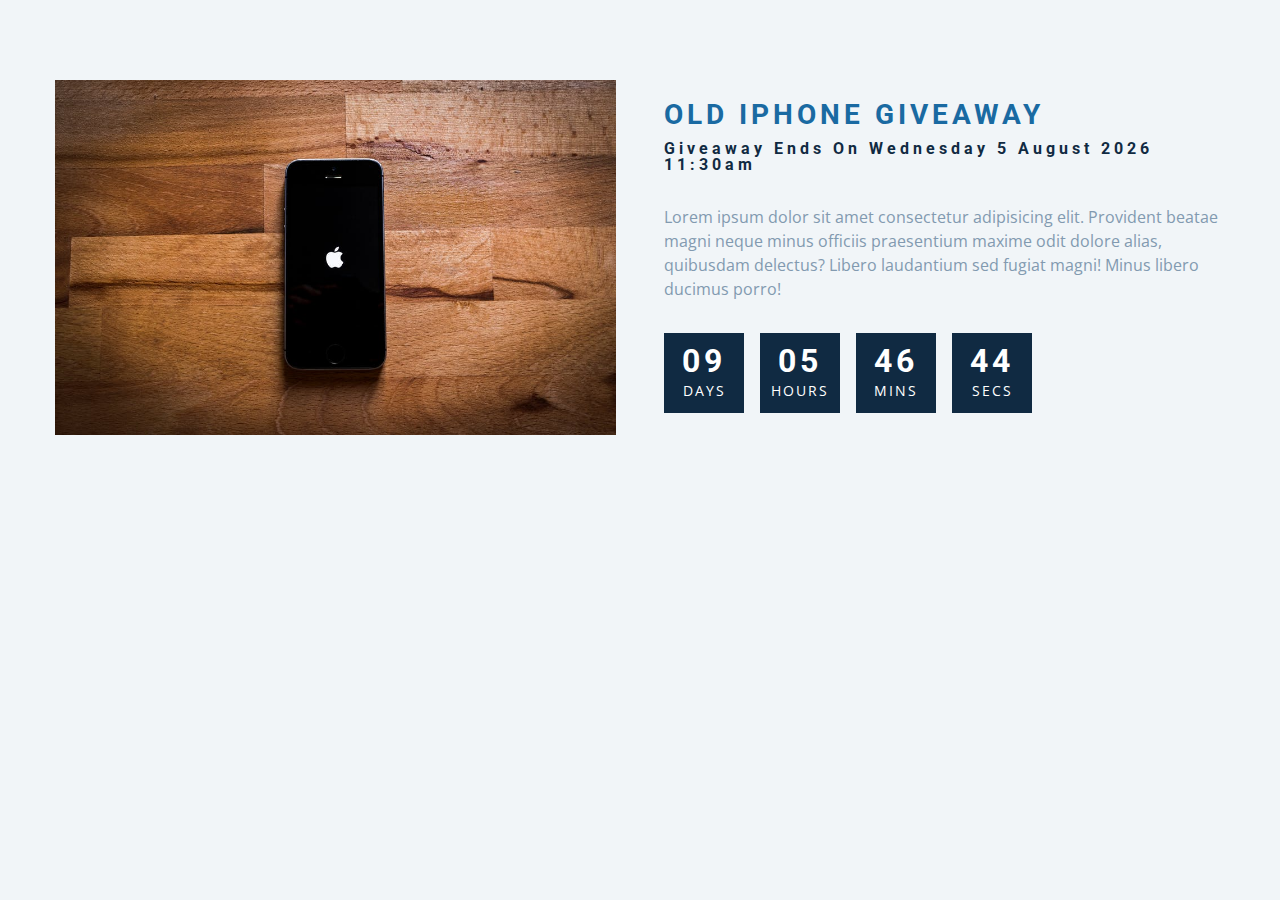
<file: Countdown-Timer/index.html>
<!DOCTYPE html>
<html lang="en">
  <head>
    <meta charset="UTF-8" />
    <meta name="viewport" content="width=device-width, initial-scale=1.0" />
    <title>Countdown</title>

    <!-- styles -->
    <link rel="stylesheet" href="styles.css" />
  </head>
  <body>
    <section class="section-center">
      <!-- image -->
      <article class="gift-img">
        <img src="./gift.jpeg" alt="gift pictuare">
      </article>
      <!-- info -->
      <article class="gift-info">
        <h3>old iphone giveaway</h3>
        <h4 class="giveaway">
          giveaway ends on Sunday, 27 November 2020, 8:00am
        </h4>
        <p>
          Lorem ipsum dolor sit amet consectetur adipisicing elit. Provident beatae magni neque minus officiis praesentium maxime odit dolore alias, quibusdam delectus? Libero laudantium sed fugiat magni! Minus libero ducimus porro!
        </p>
        <div class="deadline">
          <!-- days -->
          <div class="deadline-format">
            <div>
              <h4 class="days">34</h4>
              <span>days</span>
            </div>
          </div>
          <!-- end of item -->
          <!-- hours -->
            <div class="deadline-format">
              <div>
                <h4 class="hours">34</h4>
                <span>hours</span>
              </div>
            </div>
          <!-- end of item -->
          <!-- mins -->
          <div class="deadline-format">
            <div>
              <h4 class="mins">34</h4>
              <span>mins</span>
            </div>
          </div>
          <!-- end of item -->
          <!-- secs -->
          <div class="deadline-format">
            <div>
              <h4 class="secs">34</h4>
              <span>secs</span>
            </div>
          </div>
          <!-- end of item -->
        </div>
      </article>
    </section>
    <!-- javascript -->
    <script src="app.js"></script>
  </body>
</html>
</file>
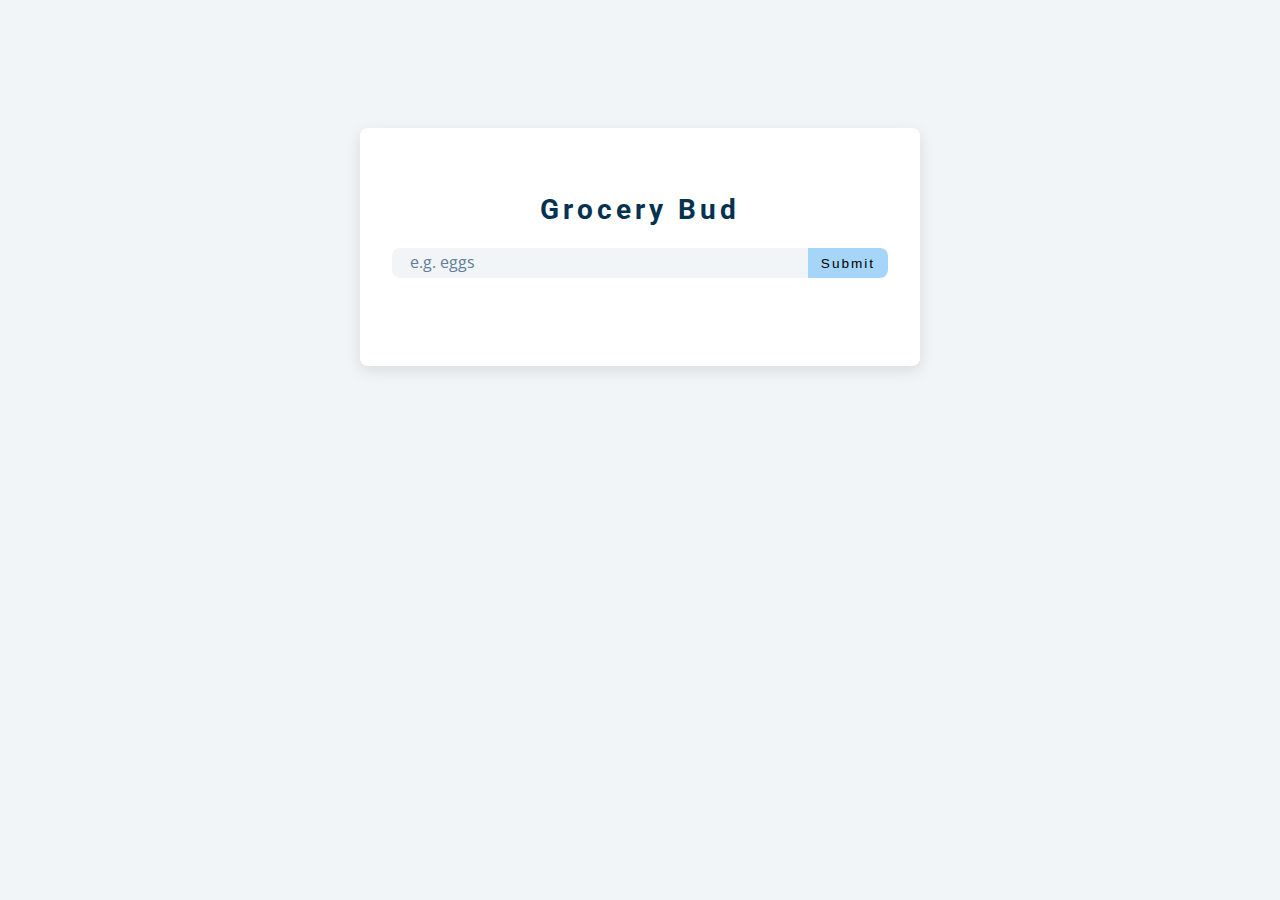
<file: Grocery/index.html>
<!DOCTYPE html>
<html lang="en">
  <head>
    <meta charset="UTF-8" />
    <meta name="viewport" content="width=device-width, initial-scale=1.0" />
    <title>Grocery Bud</title>
    <!-- font-awesome -->
    <link
      rel="stylesheet"
      href="https://cdnjs.cloudflare.com/ajax/libs/font-awesome/5.14.0/css/all.min.css"
    />
    <!-- styles -->
    <link rel="stylesheet" href="styles.css" />
  </head>
  <body>
    <section class="section-center">
      <!-- form  -->
      <form class="grocery-form">
        <p class="alert"></p>
        <h3>grocery bud</h3>
        <div class="form-control">
          <input type="text" id="grocery" placeholder="e.g. eggs">
          <button type="submit" class="submit-btn">submit</button>
        </div>
      </form>
      <!-- list -->
      <div class="grocery-container">
        <div class="grocery-list">
          <!-- <article class="grocery-item">
            <p class="title">item</p>
            <div class="btn-container">
              <button type="button" class="edit-btn">
                <i class="fas fa-edit"></i>
              </button>
              <button type="button" class="delete-btn">
                <i class="fas fa-trash"></i>
              </button>
            </div> 
          </article> -->
        </div>
        <!-- button -->
        <button type="button" class="clear-btn">clear items</button>
      </div>
    </section>
    <!-- javascript -->
    <script src="app.js"></script>
  </body>
</html>
</file>
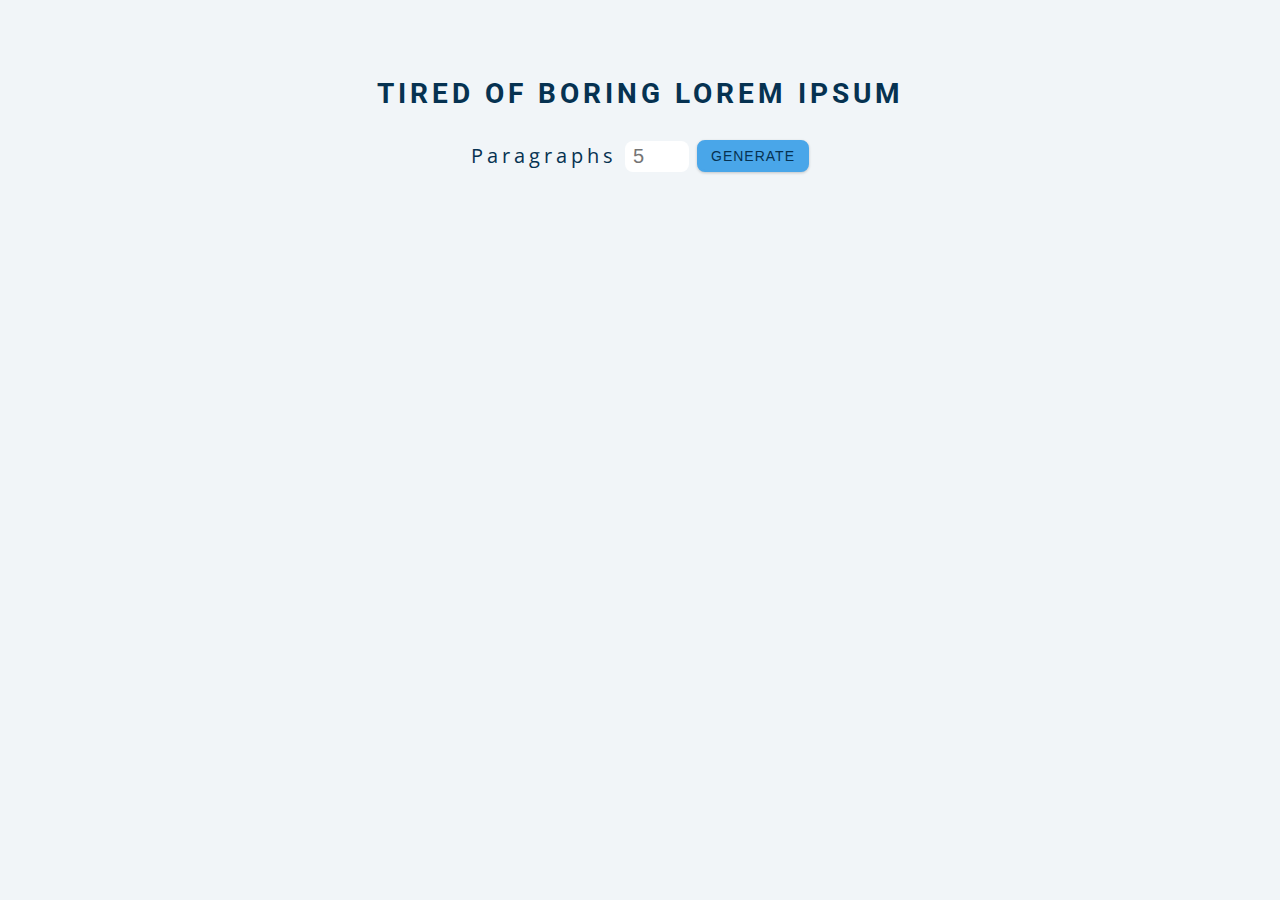
<file: LoremIpsum/index.html>
<!DOCTYPE html>
<html lang="en">
  <head>
    <meta charset="UTF-8" />
    <meta name="viewport" content="width=device-width, initial-scale=1.0" />
    <title>Lorem Ipsum</title>

    <!-- styles -->
    <link rel="stylesheet" href="styles.css" />
  </head>
  <body>
    <section class="section-center">
      <h3>tired of boring lorem ipsum</h3>
      <form class="lorem-form">
        <label for="amount">paragraphs</label>
        <input type="number" name="amount" id="amount" placeholder="5">
        <button type="submit" class="btn">generate</button>
      </form>
      <article class="lorem-text"></article>
    </section>
    <!-- javascript -->
    <script src="app.js"></script>
  </body>
</html>
</file>
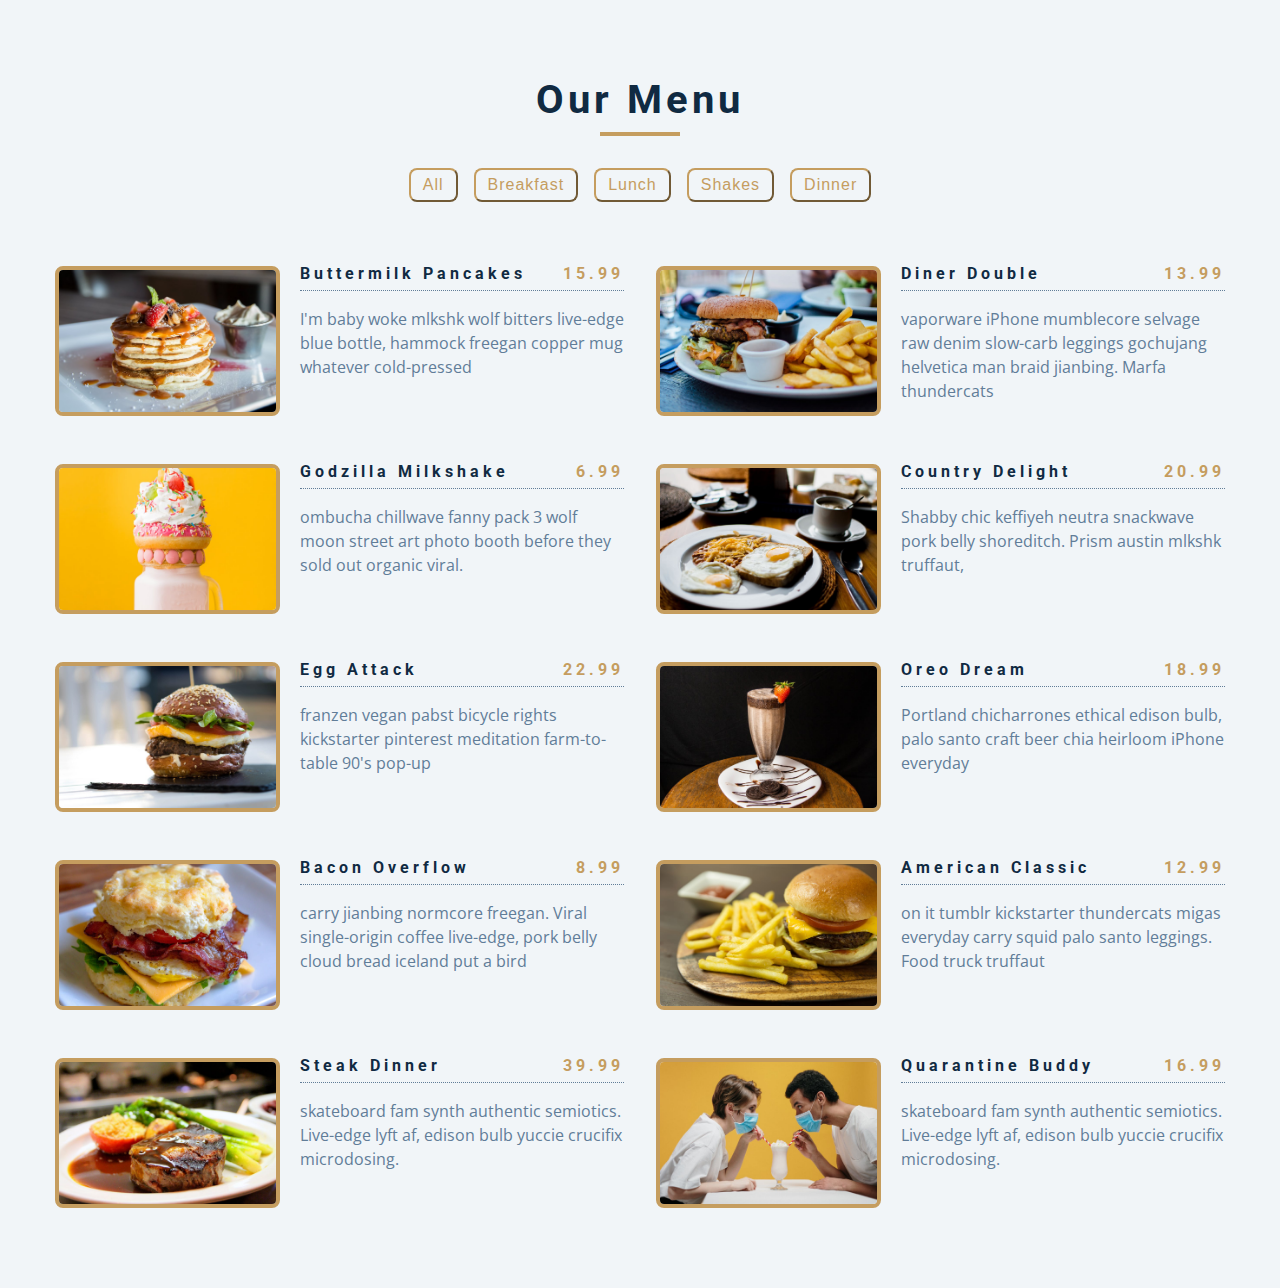
<file: Menu/index.html>
<!DOCTYPE html>
<html lang="en">
  <head>
    <meta charset="UTF-8" />
    <meta name="viewport" content="width=device-width, initial-scale=1.0" />
    <title>Starter</title>
    <!-- font-awesome -->
    <link
      rel="stylesheet"
      href="https://cdnjs.cloudflare.com/ajax/libs/font-awesome/5.14.0/css/all.min.css"
    />
    <!-- styles -->
    <link rel="stylesheet" href="styles.css" />
  </head>
  <body>
    <section class="menu">
      <!-- title -->
      <div class="title">
        <h2>our menu</h2>
        <div class="underline"></div>
      </div>
      <!-- filter buttons -->
      <div class="btn-container">
        <!-- <button class="filter-btn" type="button" data-id="all">all</button>
        <button class="filter-btn" type="button" data-id="breakfast">breakfast</button>
        <button class="filter-btn" type="button" data-id="lunch">Lunch</button>
        <button class="filter-btn" type="button" data-id="shakes">shakes</button> -->
      </div>
      <!-- menu items -->
      <div class="section-center">
        <!-- single item -->
        <!-- <article class="menu-item">
          <img src="./menu-item.jpeg" class="photo" alt="menu-item">
          <div class="item-info">
            <header>
              <h4>buttermilk pancakes</h4>
              <h4 class="price">$15</h4>
            </header>
            <p class="item-text">Lorem ipsum dolor, sit amet consectetur adipisicing elit. Sapiente quibusdam voluptatum maxime consequatur, rerum ipsum dignissimos non blanditiis cum minus?</p>
          </div>
        </article> -->
        <!-- end of item -->
        
      </div>
    </section>
    <!-- javascript -->
    <script src="app.js"></script>
  </body>
</html>
</file>
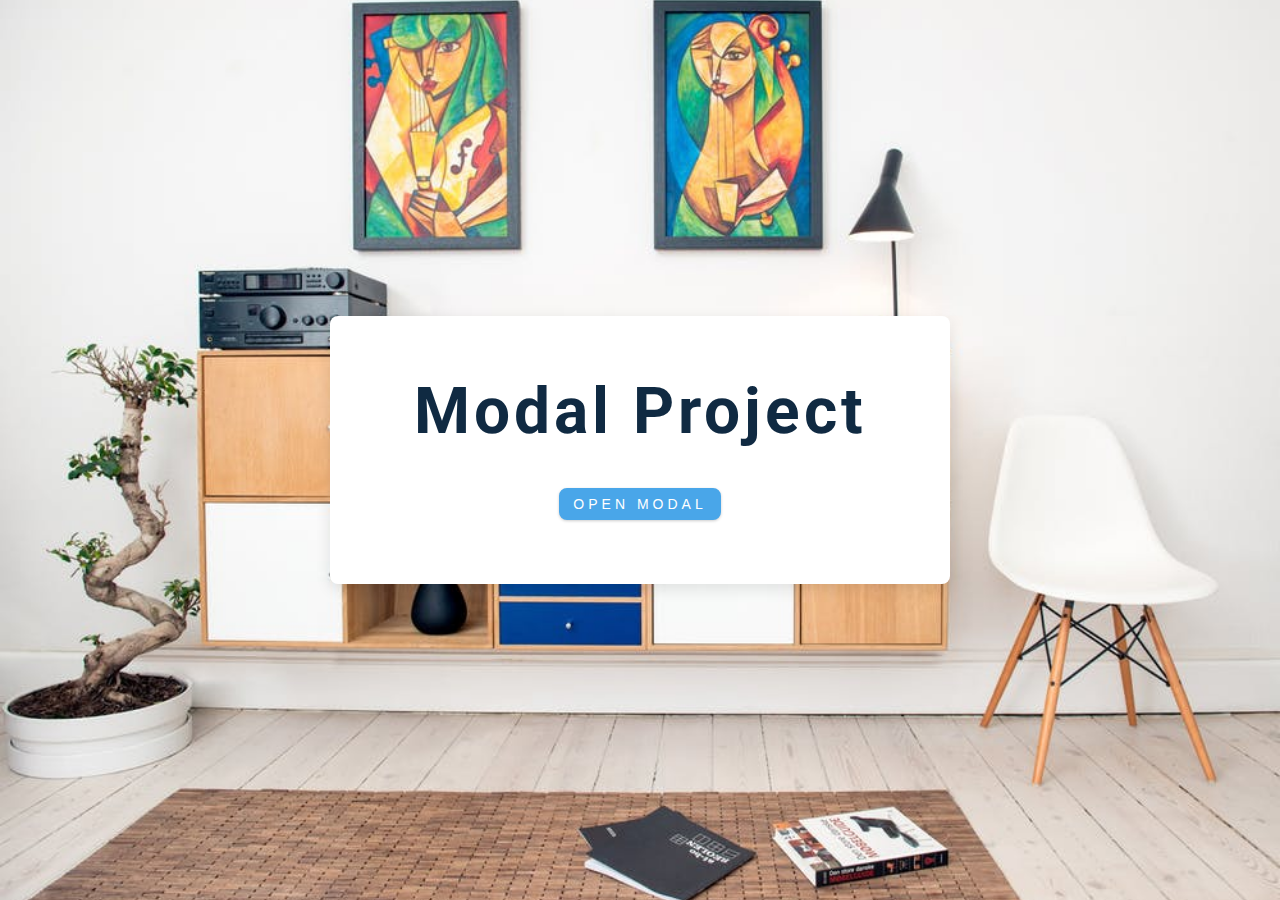
<file: Modal/index.html>
<!DOCTYPE html>
<html lang="en">

<head>
  <meta charset="UTF-8" />
  <meta name="viewport" content="width=device-width, initial-scale=1.0" />
  <title>Modal</title>
  <!-- font-awesome -->
  <link rel="stylesheet" href="https://cdnjs.cloudflare.com/ajax/libs/font-awesome/5.14.0/css/all.min.css" />
  <!-- styles -->
  <link rel="stylesheet" href="styles.css" />
</head>

<body>
  <!-- hero -->
  <header class="hero">
    <div class="banner">
      <h1>modal project</h1>
      <button class="btn modal-btn">
        open modal
      </button>
    </div>
  </header>
  <!-- end of hero -->
  <!-- modal -->
  <div class="modal-overlay">
    <div class="modal-container">
      <h3>modal content</h3>
      <button class="close-btn">
        <i class="fas fa-times"></i>
      </button>
    </div>
  </div>
  <!-- javascript -->
  <script src="app.js"></script>
</body>

</html>
</file>
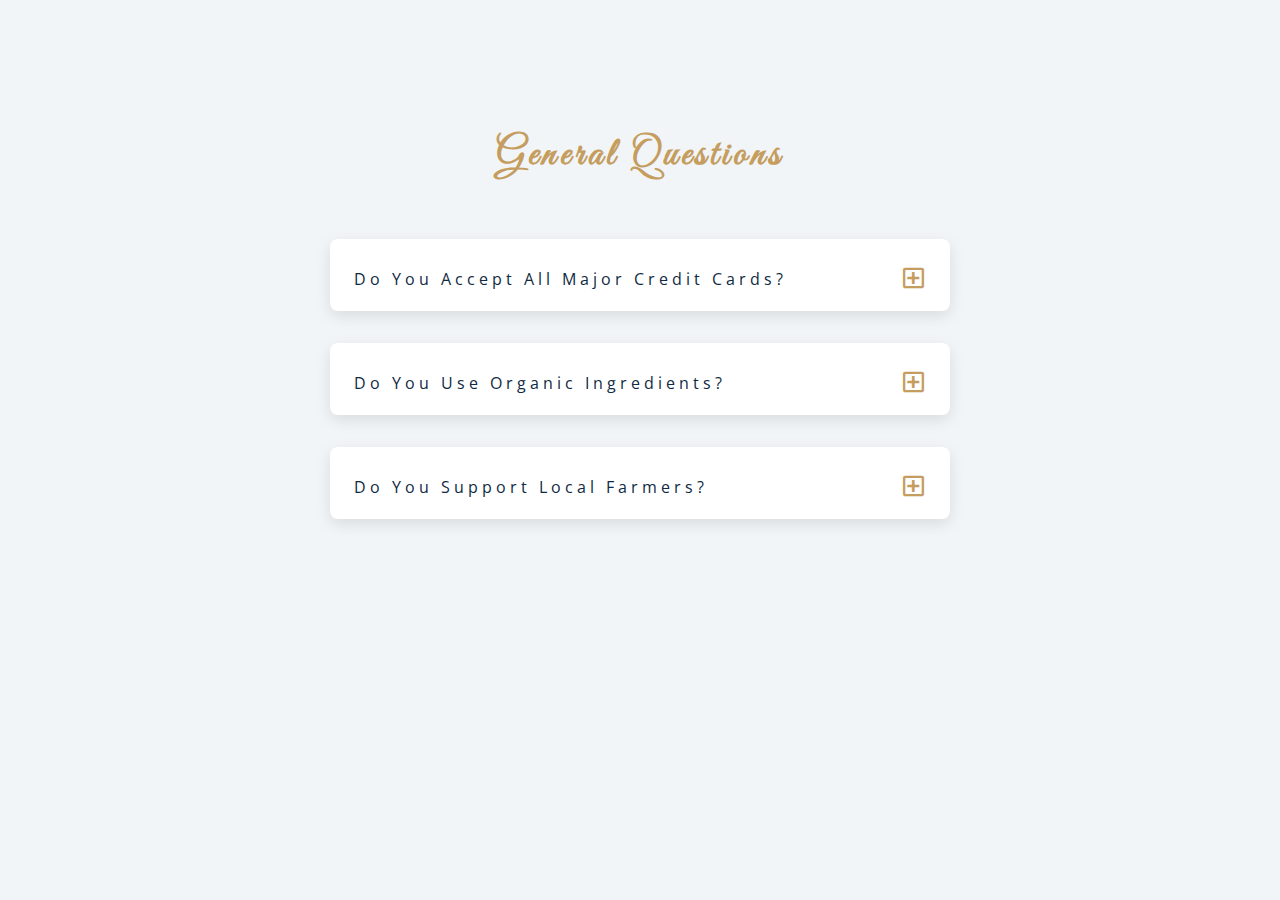
<file: Questions/index.html>
<!DOCTYPE html>
<html lang="en">

<head>
  <meta charset="UTF-8" />
  <meta name="viewport" content="width=device-width, initial-scale=1.0" />
  <title>Q & A</title>
  <!-- font-awesome -->
  <link rel="stylesheet" href="https://cdnjs.cloudflare.com/ajax/libs/font-awesome/5.14.0/css/all.min.css" />
  <!-- extra fonts -->
  <link href="https://fonts.googleapis.com/css?family=Great+Vibes&display=swap" rel="stylesheet" />
  <!-- styles -->
  <link rel="stylesheet" href="styles.css" />
</head>

<body>
  <section class="questions">
    <!-- title -->
    <div class="title">
      <h2>general questions</h2>
    </div>
    <!-- Questions -->
    <div class="section-center">
      <!-- single question -->
      <article class="question">
        <!-- question title -->
        <div class="question-title">
          <p>do you accept all major credit cards?</p>
          <button type="button" class="question-btn">
            <span class="plus-icon">
              <i class="far fa-plus-square"></i>
            </span>
            <span class="minus-icon">
              <i class="far fa-minus-square"></i>
            </span>
          </button>
        </div>
        <!-- question text -->
        <div class="question-text">
          <p>Lorem ipsum dolor sit amet consectetur adipisicing elit. Cumque quos, consequuntur veritatis nulla repellendus doloremque dolore. Accusamus officia ipsum deserunt?</p>
        </div>
      </article>
      <!-- end single question -->
      <!-- single question -->
      <article class="question">
        <!-- question title -->
        <div class="question-title">
          <p>do you use organic ingredients?</p>
          <button type="button" class="question-btn">
            <span class="plus-icon">
              <i class="far fa-plus-square"></i>
            </span>
            <span class="minus-icon">
              <i class="far fa-minus-square"></i>
            </span>
          </button>
        </div>
        <!-- question text -->
        <div class="question-text">
          <p>Lorem ipsum dolor sit amet consectetur adipisicing elit. Cumque quos, consequuntur veritatis nulla repellendus doloremque dolore. Accusamus officia ipsum deserunt?</p>
        </div>
      </article>
      <!-- end single question -->
      <!-- single question -->
      <article class="question">
        <!-- question title -->
        <div class="question-title">
          <p>do you support local farmers?</p>
          <button type="button" class="question-btn">
            <span class="plus-icon">
              <i class="far fa-plus-square"></i>
            </span>
            <span class="minus-icon">
              <i class="far fa-minus-square"></i>
            </span>
          </button>
        </div>
        <!-- question text -->
        <div class="question-text">
          <p>Lorem ipsum dolor sit amet consectetur adipisicing elit. Cumque quos, consequuntur veritatis nulla repellendus
            doloremque dolore. Accusamus officia ipsum deserunt?</p>
        </div>
      </article>
      <!-- end single question -->
    </div>
  </section>
  <!-- javascript -->
  <script src="app.js"></script>
</body>

</html>
</file>
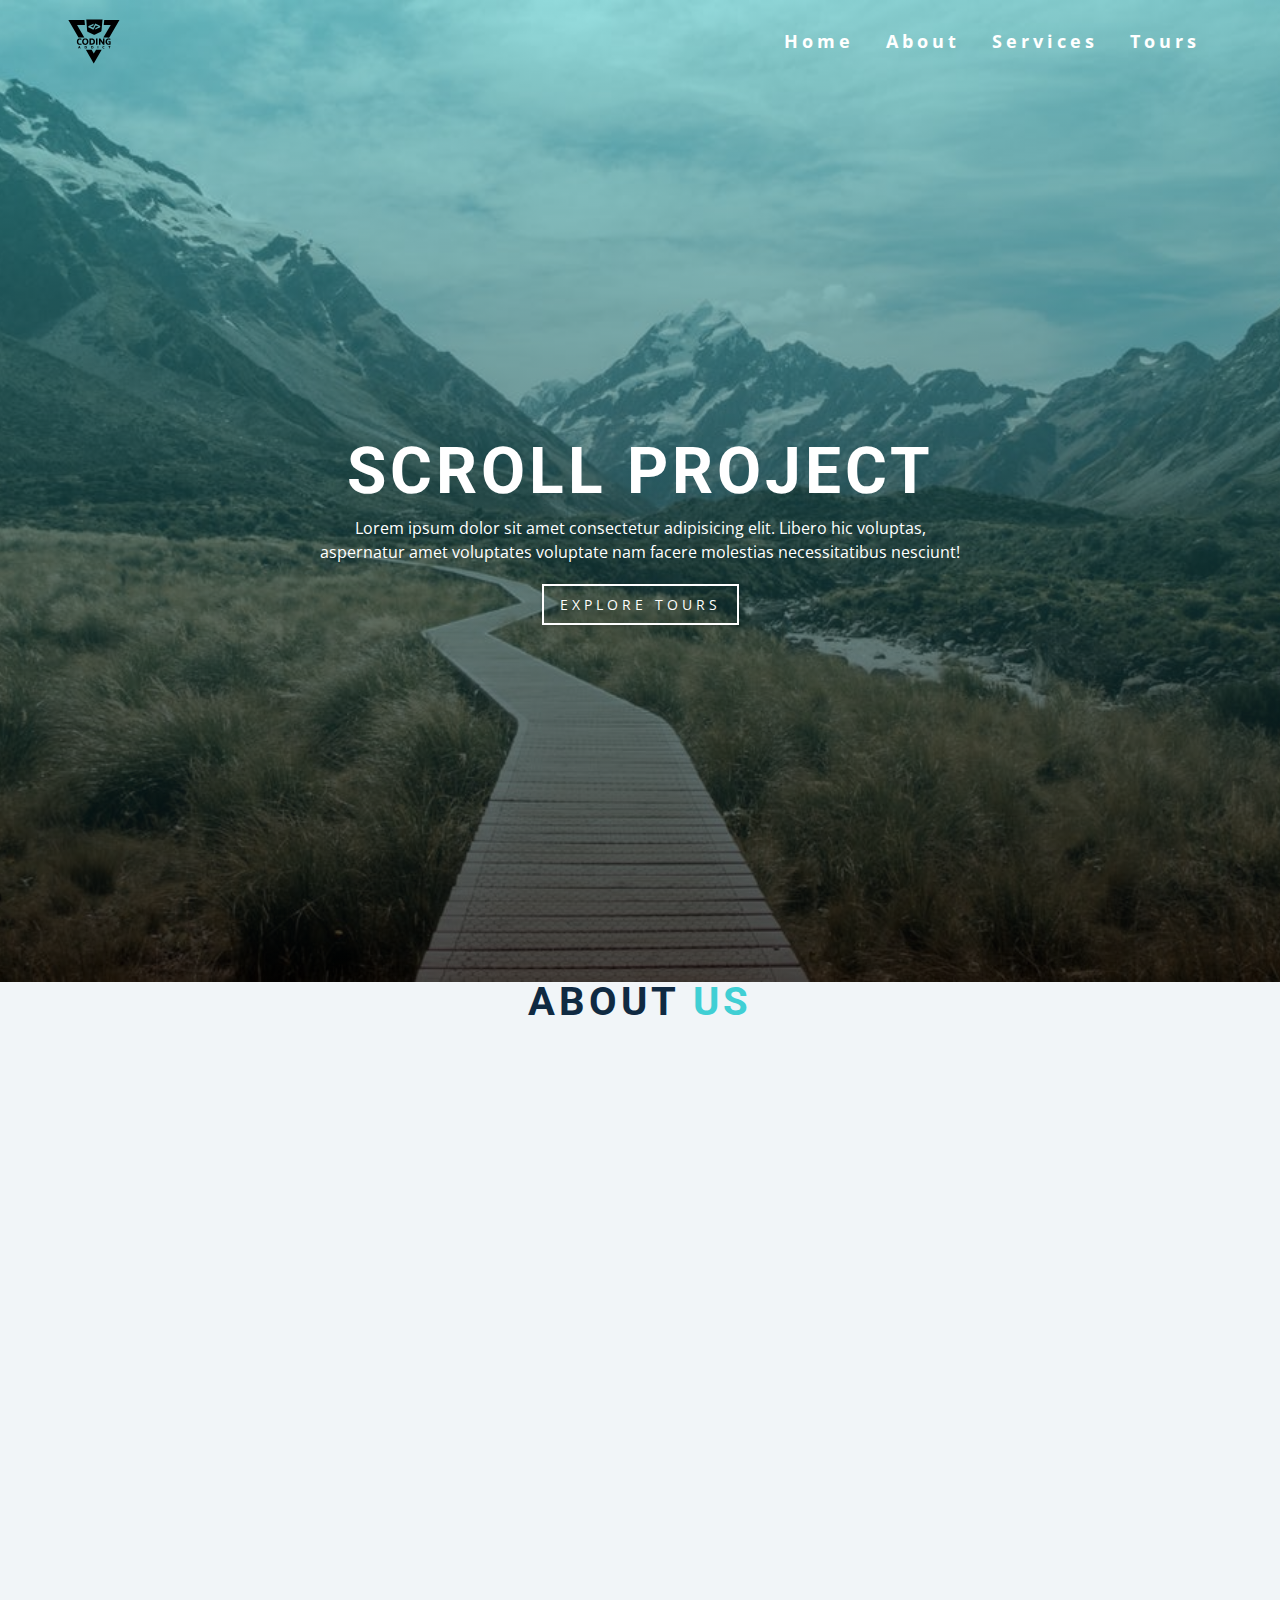
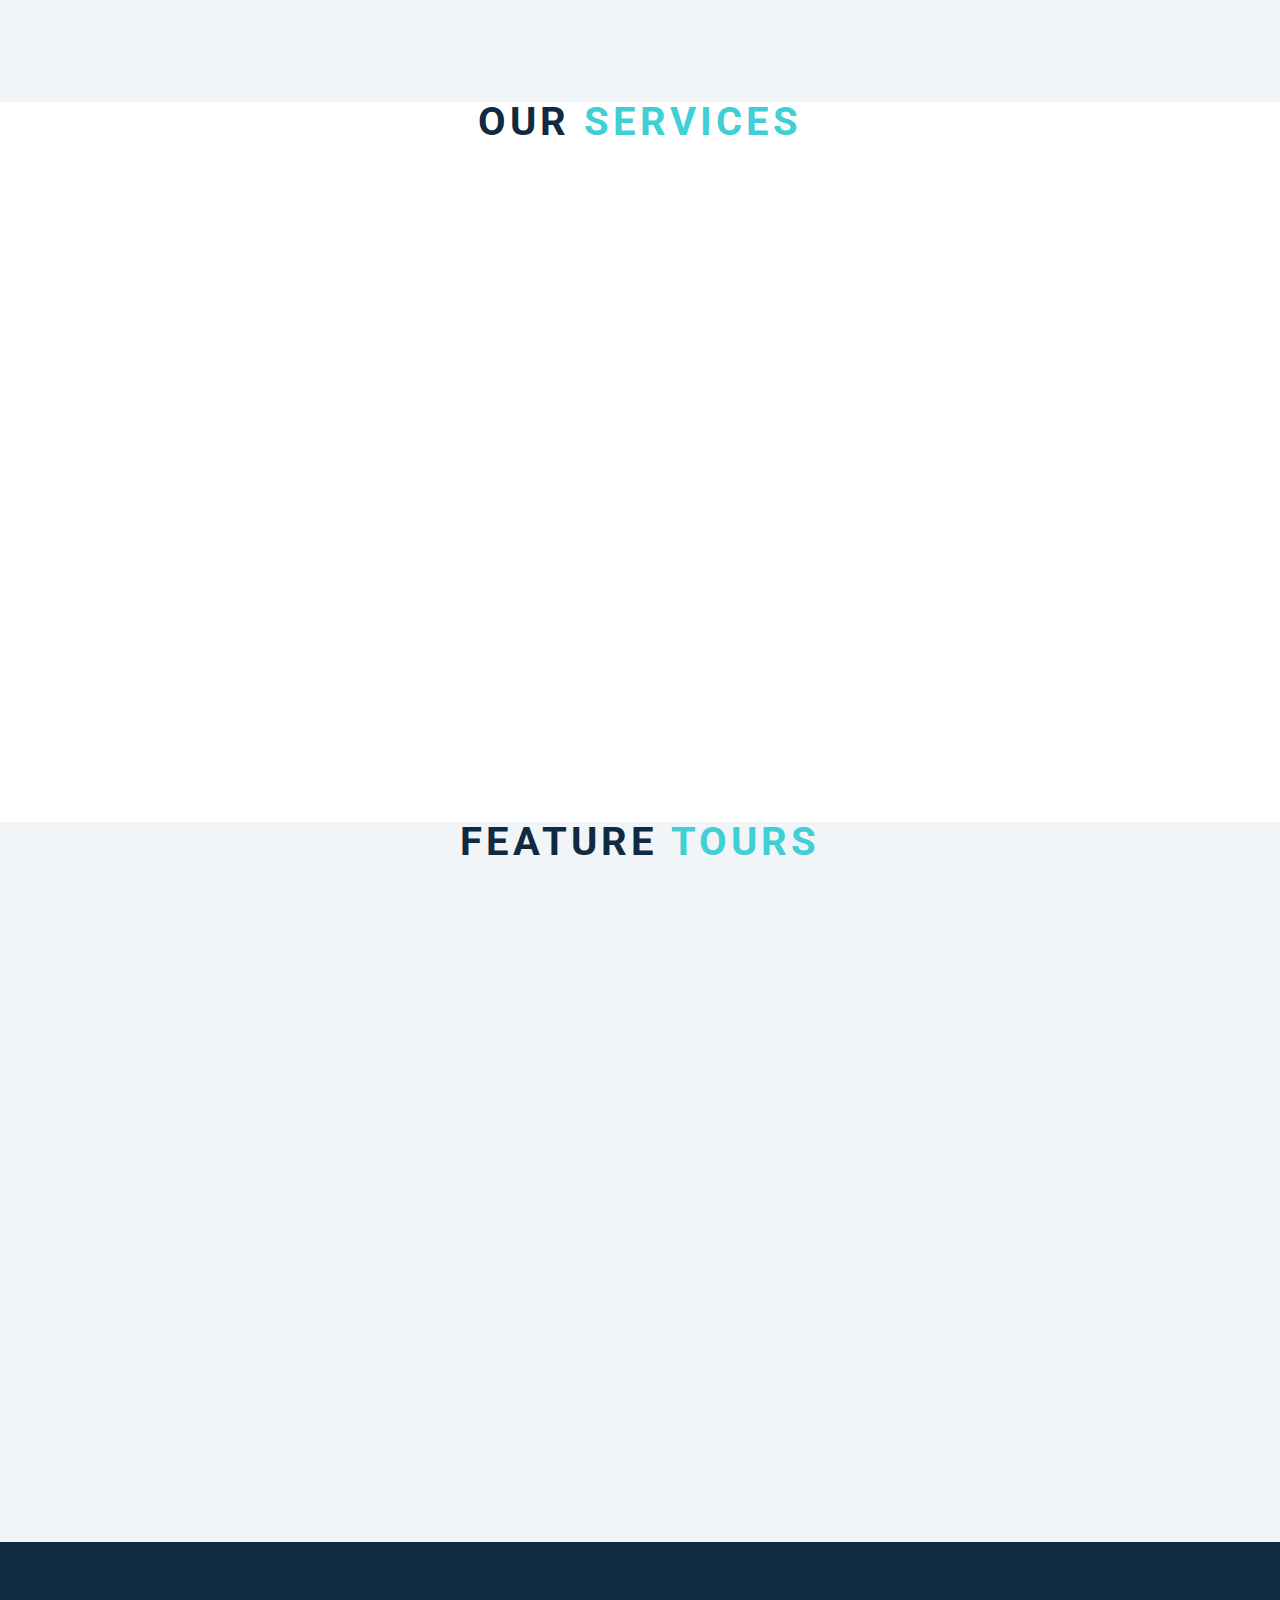
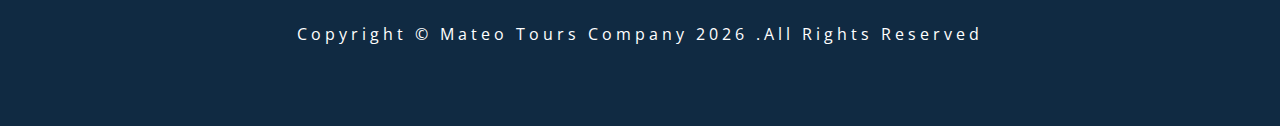
<file: Scroll/index.html>
<!DOCTYPE html>
<html lang="en">

<head>
  <meta charset="UTF-8" />
  <meta name="viewport" content="width=device-width, initial-scale=1.0" />
  <title>Scroll</title>
  <!-- font-awesome -->
  <link rel="stylesheet" href="https://cdnjs.cloudflare.com/ajax/libs/font-awesome/5.14.0/css/all.min.css" />
  <!-- styles -->
  <link rel="stylesheet" href="styles.css" />
</head>

<body>
  <!-- header -->
  <header id="home">
    <!-- navbar -->
    <nav id="nav">
      <div class="nav-center">
        <!--nav header  -->
        <div class="nav-header">
          <img src="./logo.svg" alt="logo" class="logo">
          <button class="nav-toggle">
            <i class="fas fa-bars"></i>
          </button>
        </div>
        <!-- links -->
        <div class="links-container">
          <ul class="links">
            <li>
              <a href="#home" class="scroll-link">home</a>
            </li>
            <li>
              <a href="#about" class="scroll-link">about</a>
            </li>
            <li>
              <a href="#services" class="scroll-link">services</a>
            </li>
            <li>
              <a href="#tours" class="scroll-link">tours</a>
            </li>
            
          </ul>
        </div>
      </div>
    </nav>
    <!-- banner -->
    <div class="banner">
      <div class="container">
        <h1>scroll project</h1>
        <p>Lorem ipsum dolor sit amet consectetur adipisicing elit. Libero hic voluptas, aspernatur amet voluptates voluptate nam facere molestias necessitatibus nesciunt!</p>
        <a href="#tours" class="scroll-link btn btn-white">
          explore tours
        </a>
      </div>
    </div>
  </header>

  <!-- about -->
  <section id="about" class="section">
    <div class="title">
      <h2>about <span>us</span></h2>
    </div>
  </section>

  <!-- services -->
  <section id="services" class="section">
    <div class="title">
      <h2>our <span>services</span></h2>
    </div>
  </section>

  <!-- tours -->
  <section id="tours" class="section">
    <div class="title">
      <h2>feature <span>tours</span></h2>
    </div>
  </section>

  <!-- footer -->
  <footer class="section">
    <p>
      copyright &copy; mateo tours company <span id="date"> </span>
      .all rights reserved
    </p>
  </footer>

  <!-- back to top button -->
  <a href="#home" class="scroll-link top-link">
    <i class="fas fa-arrow-up"></i>
  </a>
  <!-- javascript -->
  <script src="app.js"></script>
</body>

</html>
</file>
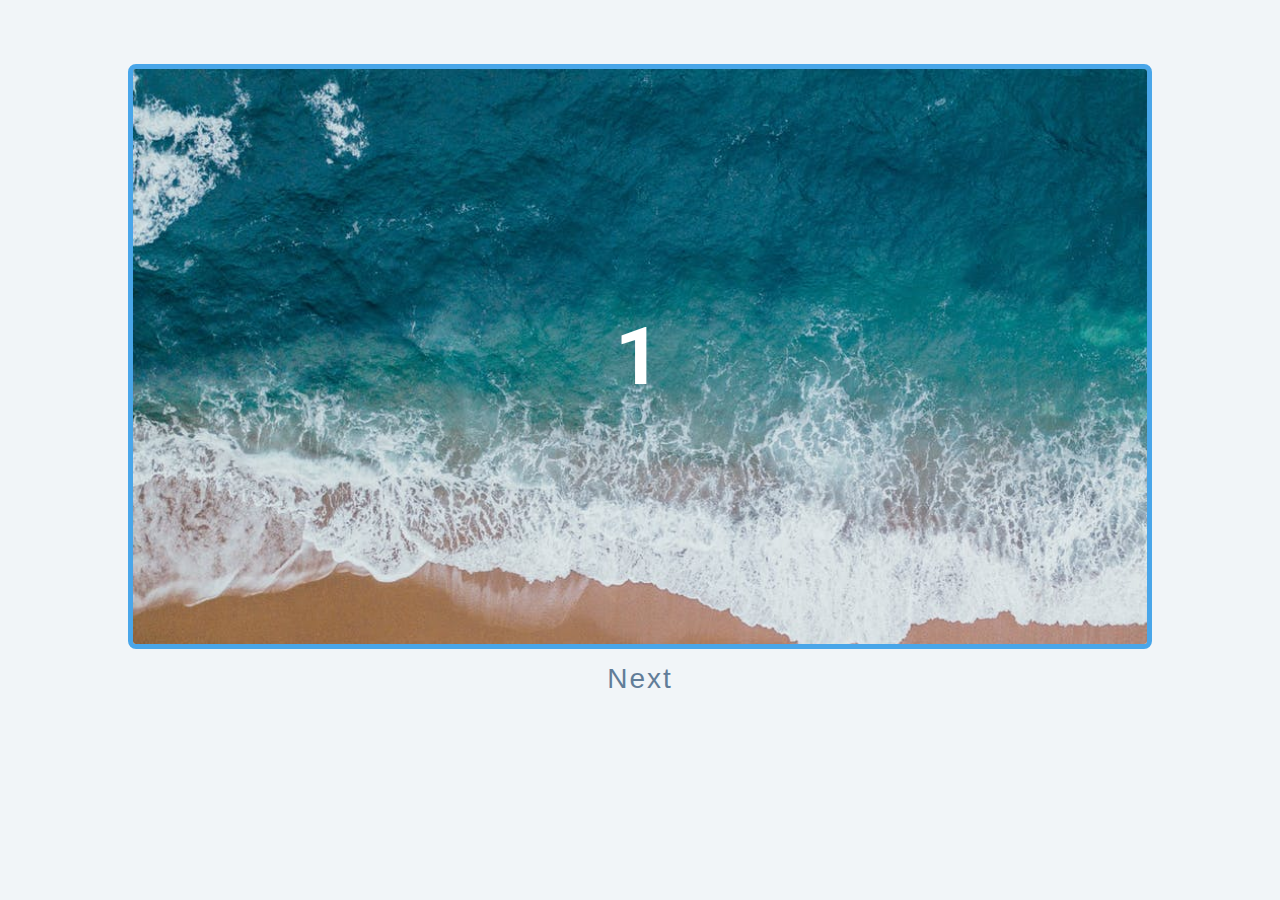
<file: Slider/index.html>
<!DOCTYPE html>
<html lang="en">

<head>
  <meta charset="UTF-8" />
  <meta name="viewport" content="width=device-width, initial-scale=1.0" />
  <title>Slider</title>

  <!-- styles -->
  <link rel="stylesheet" href="styles.css" />
</head>

<body>
  <div class="slider-container">
    <div class="slide">
      <img src="./img-1.jpeg" class="slide-img" alt="" />
      <h1>1</h1>
    </div>
    <div class="slide">
      <h1>2</h1>
    </div>
    <div class="slide">
      <h1>3</h1>
    </div>
    <div class="slide">
      <div>
        <img src="./person-1.jpeg" class="person-img" alt="" />
        <h4>susan doe</h4>
        <h1>4</h1>
      </div>
    </div>
  </div>
  <div class="btn-container">
    <button type="button" class="prevBtn">
      prev
    </button>
    <button type="button" class="nextBtn">
      next
    </button>
  </div>

  <!-- javascript -->
  <script src="app.js"></script>
</body>

</html>
</file>
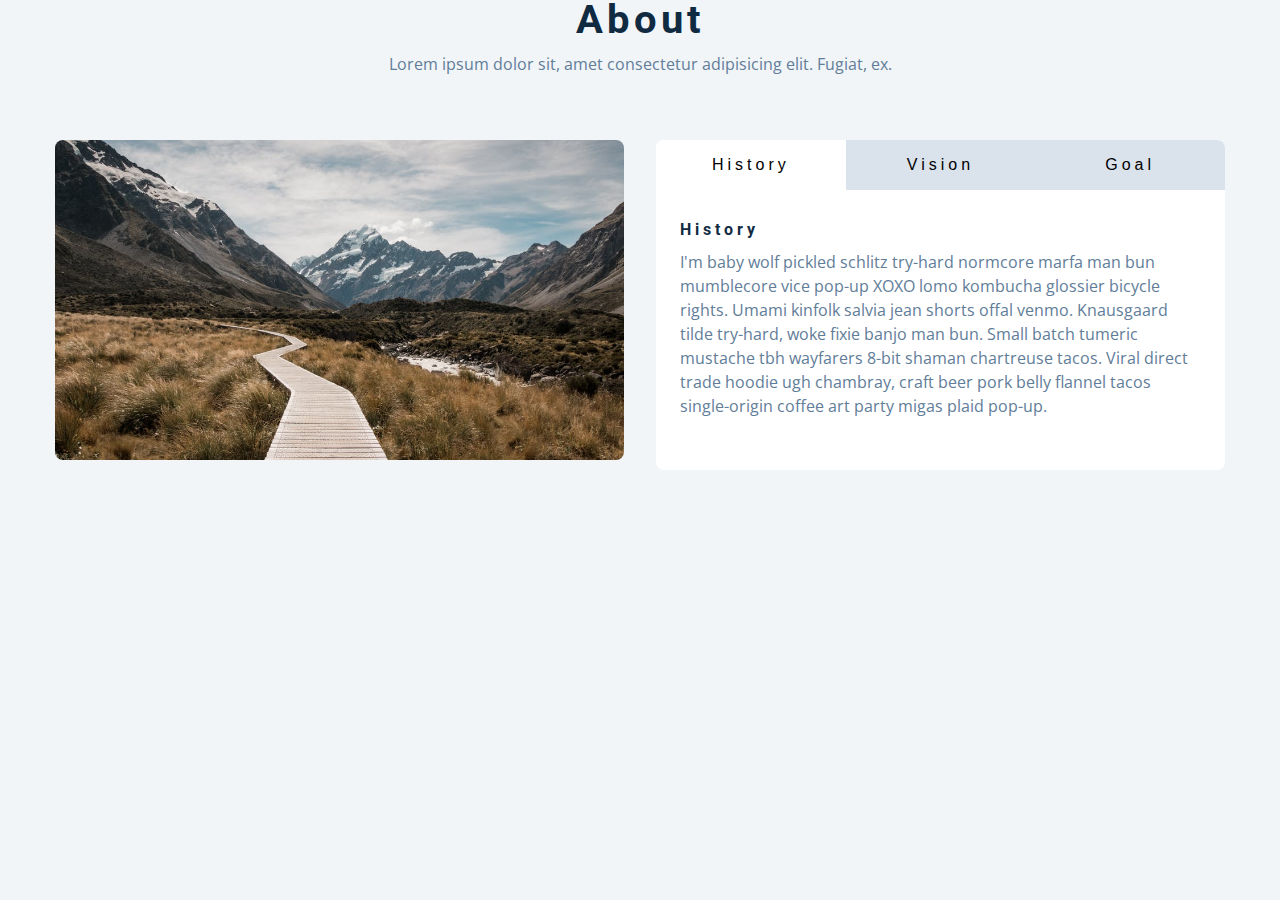
<file: Tabs/index.html>
<!DOCTYPE html>
<html lang="en">
  <head>
    <meta charset="UTF-8" />
    <meta name="viewport" content="width=device-width, initial-scale=1.0" />
    <title>Tabs</title>

    <!-- styles -->
    <link rel="stylesheet" href="styles.css" />
  </head>
  <body>
    <section>
      <div class="title">
        <h2>About</h2>
        <p>Lorem ipsum dolor sit, amet consectetur adipisicing elit. Fugiat, ex.</p>
      </div>
      <div class="about-center section-center">
        <article class="about-img">
          <img src="./hero-bcg.jpeg" alt="about pictuare">
        </article>
        <article class="about">
          <!-- btn container -->
          <div class="btn-container">
            <button class="tab-btn active" data-id="history">history</button>
            <button class="tab-btn" data-id="vision">vision</button>
            <button class="tab-btn" data-id="goals">goal</button>
          </div>
          <article class="about-content">
            <!-- single item -->
            <div class="content active" id="history">
              <h4>history</h4>
              <p>
                I'm baby wolf pickled schlitz try-hard normcore marfa man bun mumblecore vice
                pop-up XOXO lomo kombucha glossier bicycle rights. Umami kinfolk salvia jean
                shorts offal venmo. Knausgaard tilde try-hard, woke fixie banjo man bun. Small
                batch tumeric mustache tbh wayfarers 8-bit shaman chartreuse tacos. Viral
                direct trade hoodie ugh chambray, craft beer pork belly flannel tacos
                single-origin coffee art party migas plaid pop-up.
              </p>
            </div>
            <!-- end of single item -->
            <!-- single item -->
            <div class="content" id="vision">
              <h4>vision</h4>
              <p>
                Man bun PBR&B keytar copper mug prism, hell of helvetica. Synth crucifix offal
                deep v hella biodiesel. Church-key listicle polaroid put a bird on it
                chillwave palo santo enamel pin, tattooed meggings franzen la croix cray.
                Retro yr aesthetic four loko tbh helvetica air plant, neutra palo santo tofu
                mumblecore. Hoodie bushwick pour-over jean shorts chartreuse shabby chic. Roof
                party hammock master cleanse pop-up truffaut, bicycle rights skateboard
                affogato readymade sustainable deep v live-edge schlitz narwhal.
              </p>
              <ul>
                <li>list item</li>
                <li>list item</li>
                <li>list item</li>
              </ul>
            </div>
            <!-- end of single item -->
            <!-- single item -->
            <div class="content" id="goals">
              <h4>goals</h4>
              <p>
                Chambray authentic truffaut, kickstarter brunch taxidermy vape heirloom four
                dollar toast raclette shoreditch church-key. Poutine etsy tote bag, cred
                fingerstache leggings cornhole everyday carry blog gastropub. Brunch biodiesel
                sartorial mlkshk swag, mixtape hashtag marfa readymade direct trade man braid
                cold-pressed roof party. Small batch adaptogen coloring book heirloom.
                Letterpress food truck hammock literally hell of wolf beard adaptogen everyday
                carry. Dreamcatcher pitchfork yuccie, banh mi salvia venmo photo booth quinoa
                chicharrones.
              </p>
          
            </div>
            <!-- end of single item -->
          </article>
        </article>
      </div>
    </section>
    <!-- javascript -->
    <script src="app.js"></script>
  </body>
</html>
</file>
<file: Countdown-Timer/styles.css>
/*
=============== 
Fonts
===============
*/
@import url('https://fonts.googleapis.com/css?family=Open+Sans|Roboto:400,700&display=swap');

/*
=============== 
Variables
===============
*/

:root {
  /* dark shades of primary color*/
  --clr-primary-1: hsl(205, 86%, 17%);
  --clr-primary-2: hsl(205, 77%, 27%);
  --clr-primary-3: hsl(205, 72%, 37%);
  --clr-primary-4: hsl(205, 63%, 48%);
  /* primary/main color */
  --clr-primary-5: #49a6e9;
  /* lighter shades of primary color */
  --clr-primary-6: hsl(205, 89%, 70%);
  --clr-primary-7: hsl(205, 90%, 76%);
  --clr-primary-8: hsl(205, 86%, 81%);
  --clr-primary-9: hsl(205, 90%, 88%);
  --clr-primary-10: hsl(205, 100%, 96%);
  /* darkest grey - used for headings */
  --clr-grey-1: hsl(209, 61%, 16%);
  --clr-grey-2: hsl(211, 39%, 23%);
  --clr-grey-3: hsl(209, 34%, 30%);
  --clr-grey-4: hsl(209, 28%, 39%);
  /* grey used for paragraphs */
  --clr-grey-5: hsl(210, 22%, 49%);
  --clr-grey-6: hsl(209, 23%, 60%);
  --clr-grey-7: hsl(211, 27%, 70%);
  --clr-grey-8: hsl(210, 31%, 80%);
  --clr-grey-9: hsl(212, 33%, 89%);
  --clr-grey-10: hsl(210, 36%, 96%);
  --clr-white: #fff;
  --clr-red-dark: hsl(360, 67%, 44%);
  --clr-red-light: hsl(360, 71%, 66%);
  --clr-green-dark: hsl(125, 67%, 44%);
  --clr-green-light: hsl(125, 71%, 66%);
  --clr-black: #222;
  --clr-gold: #c59d5f;
  --ff-primary: 'Roboto', sans-serif;
  --ff-secondary: 'Open Sans', sans-serif;
  --transition: all 0.3s linear;
  --spacing: 0.25rem;
  --radius: 0.5rem;
  --light-shadow: 0 5px 15px rgba(0, 0, 0, 0.1);
  --dark-shadow: 0 5px 15px rgba(0, 0, 0, 0.2);
  --max-width: 1170px;
  --fixed-width: 620px;
}
/*
=============== 
Global Styles
===============
*/

*,
::after,
::before {
  margin: 0;
  padding: 0;
  box-sizing: border-box;
}
body {
  font-family: var(--ff-secondary);
  background: var(--clr-grey-10);
  color: var(--clr-grey-1);
  line-height: 1.5;
  font-size: 0.875rem;
}
ul {
  list-style-type: none;
}
a {
  text-decoration: none;
}
img:not(.logo) {
  width: 100%;
}
img {
  display: block;
}

h1,
h2,
h3,
h4 {
  letter-spacing: var(--spacing);
  text-transform: capitalize;
  line-height: 1.25;
  margin-bottom: 0.75rem;
  font-family: var(--ff-primary);
}
h1 {
  font-size: 3rem;
}
h2 {
  font-size: 2rem;
}
h3 {
  font-size: 1.25rem;
}
h4 {
  font-size: 0.875rem;
}
p {
  margin-bottom: 1.25rem;
  color: var(--clr-grey-5);
}
button {
  outline: none;
}
@media screen and (min-width: 800px) {
  h1 {
    font-size: 4rem;
  }
  h2 {
    font-size: 2.5rem;
  }
  h3 {
    font-size: 1.75rem;
  }
  h4 {
    font-size: 1rem;
  }
  body {
    font-size: 1rem;
  }
  h1,
  h2,
  h3,
  h4 {
    line-height: 1;
  }
}
/*  global classes */

.btn {
  text-transform: uppercase;
  background: transparent;
  color: var(--clr-black);
  padding: 0.375rem 0.75rem;
  letter-spacing: var(--spacing);
  display: inline-block;
  transition: var(--transition);
  font-size: 0.875rem;
  border: 2px solid var(--clr-black);
  cursor: pointer;
  box-shadow: 0 1px 3px rgba(0, 0, 0, 0.2);
  border-radius: var(--radius);
}
.btn:hover {
  color: var(--clr-white);
  background: var(--clr-black);
}
/* section */
.section {
  padding: 5rem 0;
}

.section-center {
  width: 90vw;
  margin: 5rem auto;
  max-width: 1170px;
}

main {
  min-height: 100vh;
  display: grid;
  place-items: center;
}
/*
=============== 
Countdown Timer
===============
*/
.gift-img {
  margin-bottom: 2rem;
}
.gift-info h3 {
  text-transform: uppercase;
  color: var(--clr-primary-3);
}
.gift-info p {
  color: var(--clr-grey-6);
}
.date {
  color: var(--clr-grey-5);
  font-size: 0.85rem;
}
@media screen and (min-width: 992px) {
  .section-center {
    display: grid;
    grid-template-columns: 1fr 1fr;
    place-items: center;
    gap: 3rem;
    width: 95vw;
  }
  .gift-img {
    margin-bottom: 0;
  }
}
.gift-info p {
  margin: 2rem 0;
}
.deadline {
  display: flex;
}
.deadline-format {
  background: var(--clr-grey-1);
  color: var(--clr-white);
  margin-right: 1rem;
  width: 5rem;
  height: 5rem;
  display: grid;
  place-items: center;
  text-align: center;
}
.deadline-format span {
  display: block;
  text-transform: uppercase;
  letter-spacing: 2px;
  font-size: 0.85rem;
}
.deadline h4:not(.expired) {
  font-size: 2rem;
  margin-bottom: 0.25rem;
  letter-spacing: var(--spacing);
}
</file>
<file: Grocery/styles.css>
/*
=============== 
Fonts
===============
*/
@import url('https://fonts.googleapis.com/css?family=Open+Sans|Roboto:400,700&display=swap');

/*
=============== 
Variables
===============
*/

:root {
  /* dark shades of primary color*/
  --clr-primary-1: hsl(205, 86%, 17%);
  --clr-primary-2: hsl(205, 77%, 27%);
  --clr-primary-3: hsl(205, 72%, 37%);
  --clr-primary-4: hsl(205, 63%, 48%);
  /* primary/main color */
  --clr-primary-5: #49a6e9;
  /* lighter shades of primary color */
  --clr-primary-6: hsl(205, 89%, 70%);
  --clr-primary-7: hsl(205, 90%, 76%);
  --clr-primary-8: hsl(205, 86%, 81%);
  --clr-primary-9: hsl(205, 90%, 88%);
  --clr-primary-10: hsl(205, 100%, 96%);
  /* darkest grey - used for headings */
  --clr-grey-1: hsl(209, 61%, 16%);
  --clr-grey-2: hsl(211, 39%, 23%);
  --clr-grey-3: hsl(209, 34%, 30%);
  --clr-grey-4: hsl(209, 28%, 39%);
  /* grey used for paragraphs */
  --clr-grey-5: hsl(210, 22%, 49%);
  --clr-grey-6: hsl(209, 23%, 60%);
  --clr-grey-7: hsl(211, 27%, 70%);
  --clr-grey-8: hsl(210, 31%, 80%);
  --clr-grey-9: hsl(212, 33%, 89%);
  --clr-grey-10: hsl(210, 36%, 96%);
  --clr-white: #fff;
  --clr-red-dark: hsl(360, 67%, 44%);
  --clr-red-light: hsl(360, 71%, 66%);
  --clr-green-dark: hsl(125, 67%, 44%);
  --clr-green-light: hsl(125, 71%, 66%);
  --clr-black: #222;
  --ff-primary: 'Roboto', sans-serif;
  --ff-secondary: 'Open Sans', sans-serif;
  --transition: all 0.3s linear;
  --spacing: 0.25rem;
  --radius: 0.5rem;
  --light-shadow: 0 5px 15px rgba(0, 0, 0, 0.1);
  --dark-shadow: 0 5px 15px rgba(0, 0, 0, 0.2);
  --max-width: 1170px;
  --fixed-width: 620px;
}
/*
=============== 
Global Styles
===============
*/

*,
::after,
::before {
  margin: 0;
  padding: 0;
  box-sizing: border-box;
}
body {
  font-family: var(--ff-secondary);
  background: var(--clr-grey-10);
  color: var(--clr-grey-1);
  line-height: 1.5;
  font-size: 0.875rem;
}
ul {
  list-style-type: none;
}
a {
  text-decoration: none;
}
img:not(.logo) {
  width: 100%;
}
img {
  display: block;
}

h1,
h2,
h3,
h4 {
  letter-spacing: var(--spacing);
  text-transform: capitalize;
  line-height: 1.25;
  margin-bottom: 0.75rem;
  font-family: var(--ff-primary);
}
h1 {
  font-size: 3rem;
}
h2 {
  font-size: 2rem;
}
h3 {
  font-size: 1.25rem;
}
h4 {
  font-size: 0.875rem;
}
p {
  margin-bottom: 1.25rem;
  color: var(--clr-grey-5);
}
button {
  outline: none;
}
@media screen and (min-width: 800px) {
  h1 {
    font-size: 4rem;
  }
  h2 {
    font-size: 2.5rem;
  }
  h3 {
    font-size: 1.75rem;
  }
  h4 {
    font-size: 1rem;
  }
  body {
    font-size: 1rem;
  }
  h1,
  h2,
  h3,
  h4 {
    line-height: 1;
  }
}
/*  global classes */

.btn {
  text-transform: uppercase;
  background: transparent;
  color: var(--clr-black);
  padding: 0.375rem 0.75rem;
  letter-spacing: var(--spacing);
  display: inline-block;
  transition: var(--transition);
  font-size: 0.875rem;
  border: 2px solid var(--clr-black);
  cursor: pointer;
  box-shadow: 0 1px 3px rgba(0, 0, 0, 0.2);
  border-radius: var(--radius);
}
.btn:hover {
  color: var(--clr-white);
  background: var(--clr-black);
}
/* section */
.section {
  padding: 5rem 0;
}

.section-center {
  width: 90vw;
  margin: 0 auto;
  max-width: 35rem;
  margin-top: 8rem;
}
@media screen and (min-width: 992px) {
  .section-center {
    width: 95vw;
  }
}
main {
  min-height: 100vh;
  display: grid;
  place-items: center;
}
/*
=============== 
Grocery List
===============
*/
.section-center {
  background: var(--clr-white);
  border-radius: var(--radius);
  box-shadow: var(--light-shadow);
  transition: var(--transition);
  padding: 2rem;
}
.section-center:hover {
  box-shadow: var(--dark-shadow);
}
.alert {
  margin-bottom: 1rem;
  height: 1.25rem;
  display: grid;
  align-items: center;
  text-align: center;
  font-size: 0.7rem;
  border-radius: 0.25rem;
  letter-spacing: var(--spacing);
  text-transform: capitalize;
}
.alert-danger {
  color: #721c24;
  background: #f8d7da;
}
.alert-success {
  color: #155724;
  background: #d4edda;
}
.grocery-form h3 {
  color: var(--clr-primary-1);
  margin-bottom: 1.5rem;
  text-align: center;
}
.form-control {
  display: flex;
  justify-content: center;
}
#grocery {
  padding: 0.25rem;
  padding-left: 1rem;
  background: var(--clr-grey-10);
  border-top-left-radius: var(--radius);
  border-bottom-left-radius: var(--radius);
  border-color: transparent;
  font-size: 1rem;
  flex: 1 0 auto;
  color: var(--clr-grey-5);
}
#grocery::placeholder {
  font-family: var(--ff-secondary);
  color: var(--clr-grey-5);
}
.submit-btn {
  background: var(--clr-primary-8);
  border-color: transparent;
  flex: 0 0 5rem;
  display: grid;
  align-items: center;
  padding: 0.25rem;
  text-transform: capitalize;
  letter-spacing: 2px;
  border-top-right-radius: var(--radius);
  border-bottom-right-radius: var(--radius);
  cursor: pointer;
  content: var(--clr-primary-5);
  transition: var(--transition);
  font-size: 0.85rem;
}
.submit-btn:hover {
  background: var(--clr-primary-5);
  color: var(--clr-white);
}

.grocery-container {
  margin-top: 2rem;
  transition: var(--transition);
  visibility: hidden;
}
.show-container {
  visibility: visible;
}
.grocery-item {
  display: flex;
  align-items: center;
  justify-content: space-between;
  margin-bottom: 0.5rem;
  transition: var(--transition);
  padding: 0.25rem 1rem;
  border-radius: var(--radius);
  text-transform: capitalize;
}
.grocery-item:hover {
  color: var(--clr-grey-5);
  background: var(--clr-grey-10);
}
.grocery-item:hover .title {
  color: var(--clr-grey-5);
}
.title {
  margin-bottom: 0;
  color: var(--clr-grey-1);
  letter-spacing: 2px;
  transition: var(--transition);
}
.edit-btn,
.delete-btn {
  background: transparent;
  border-color: transparent;
  cursor: pointer;
  font-size: 0.7rem;
  margin: 0 0.15rem;
  transition: var(--transition);
}
.edit-btn {
  color: var(--clr-green-light);
}
.edit-btn:hover {
  color: var(--clr-green-dark);
}
.delete-btn {
  color: var(--clr-red-light);
}
.delete-btn:hover {
  color: var(--clr-red-dark);
}
.clear-btn {
  text-transform: capitalize;
  width: 10rem;
  height: 1.5rem;
  display: grid;
  align-items: center;
  background: transparent;
  border-color: transparent;
  color: var(--clr-red-light);
  margin: 0 auto;
  font-size: 0.85rem;
  letter-spacing: var(--spacing);
  cursor: pointer;
  transition: var(--transition);
  margin-top: 1.25rem;
}
.clear-btn:hover {
  color: var(--clr-red-dark);
}
</file>
<file: LoremIpsum/styles.css>
/*
=============== 
Fonts
===============
*/
@import url('https://fonts.googleapis.com/css?family=Open+Sans|Roboto:400,700&display=swap');

/*
=============== 
Variables
===============
*/

:root {
  /* dark shades of primary color*/
  --clr-primary-1: hsl(205, 86%, 17%);
  --clr-primary-2: hsl(205, 77%, 27%);
  --clr-primary-3: hsl(205, 72%, 37%);
  --clr-primary-4: hsl(205, 63%, 48%);
  /* primary/main color */
  --clr-primary-5: #49a6e9;
  /* lighter shades of primary color */
  --clr-primary-6: hsl(205, 89%, 70%);
  --clr-primary-7: hsl(205, 90%, 76%);
  --clr-primary-8: hsl(205, 86%, 81%);
  --clr-primary-9: hsl(205, 90%, 88%);
  --clr-primary-10: hsl(205, 100%, 96%);
  /* darkest grey - used for headings */
  --clr-grey-1: hsl(209, 61%, 16%);
  --clr-grey-2: hsl(211, 39%, 23%);
  --clr-grey-3: hsl(209, 34%, 30%);
  --clr-grey-4: hsl(209, 28%, 39%);
  /* grey used for paragraphs */
  --clr-grey-5: hsl(210, 22%, 49%);
  --clr-grey-6: hsl(209, 23%, 60%);
  --clr-grey-7: hsl(211, 27%, 70%);
  --clr-grey-8: hsl(210, 31%, 80%);
  --clr-grey-9: hsl(212, 33%, 89%);
  --clr-grey-10: hsl(210, 36%, 96%);
  --clr-white: #fff;
  --clr-red-dark: hsl(360, 67%, 44%);
  --clr-red-light: hsl(360, 71%, 66%);
  --clr-green-dark: hsl(125, 67%, 44%);
  --clr-green-light: hsl(125, 71%, 66%);
  --clr-black: #222;
  --ff-primary: 'Roboto', sans-serif;
  --ff-secondary: 'Open Sans', sans-serif;
  --transition: all 0.3s linear;
  --spacing: 0.25rem;
  --radius: 0.5rem;
  --light-shadow: 0 5px 15px rgba(0, 0, 0, 0.1);
  --dark-shadow: 0 5px 15px rgba(0, 0, 0, 0.2);
  --max-width: 1170px;
  --fixed-width: 620px;
}
/*
=============== 
Global Styles
===============
*/

*,
::after,
::before {
  margin: 0;
  padding: 0;
  box-sizing: border-box;
}
body {
  font-family: var(--ff-secondary);
  background: var(--clr-grey-10);
  color: var(--clr-grey-1);
  line-height: 1.5;
  font-size: 0.875rem;
}
ul {
  list-style-type: none;
}
a {
  text-decoration: none;
}
img:not(.logo) {
  width: 100%;
}
img {
  display: block;
}

h1,
h2,
h3,
h4 {
  letter-spacing: var(--spacing);
  text-transform: capitalize;
  line-height: 1.25;
  margin-bottom: 0.75rem;
  font-family: var(--ff-primary);
}
h1 {
  font-size: 3rem;
}
h2 {
  font-size: 2rem;
}
h3 {
  font-size: 1.25rem;
}
h4 {
  font-size: 0.875rem;
}
p {
  margin-bottom: 1.25rem;
  color: var(--clr-grey-5);
}
button {
  outline: none;
}
@media screen and (min-width: 800px) {
  h1 {
    font-size: 4rem;
  }
  h2 {
    font-size: 2.5rem;
  }
  h3 {
    font-size: 1.75rem;
  }
  h4 {
    font-size: 1rem;
  }
  body {
    font-size: 1rem;
  }
  h1,
  h2,
  h3,
  h4 {
    line-height: 1;
  }
}
/*  global classes */

.btn {
  text-transform: uppercase;
  background: var(--clr-primary-5);
  color: var(--clr-primary-1);
  padding: 0.375rem 0.75rem;
  letter-spacing: 1px;
  display: inline-block;
  transition: var(--transition);
  font-size: 0.875rem;
  border: 2px solid var(--clr-primary-5);
  cursor: pointer;
  box-shadow: 0 1px 3px rgba(0, 0, 0, 0.2);
  border-radius: var(--radius);
}
.btn:hover {
  color: var(--clr-primary-5);
  background: var(--clr-primary-8);
  border-color: var(--clr-primary-8);
}
/* section */
.section {
  padding: 5rem 0;
}

.section-center {
  width: 90vw;
  margin: 0 auto;
  max-width: 40rem;
  margin-top: 5rem;
  text-align: center;
}
@media screen and (min-width: 992px) {
  .section-center {
    width: 95vw;
  }
}
main {
  min-height: 100vh;
  display: grid;
  place-items: center;
}
/*
=============== 
Lorem Ipsum
===============
*/
h3 {
  text-transform: uppercase;
  color: var(--clr-primary-1);
}
.lorem-form {
  text-transform: capitalize;
  letter-spacing: var(--spacing);
  margin-top: 2rem;
  margin-bottom: 4rem;
  display: flex;
  justify-content: center;
  align-items: center;
}
label {
  font-size: 1.25rem;
  color: var(--clr-primary-1);
}
input {
  padding: 0.25rem 0.5rem;

  width: 4rem;
  border-radius: var(--radius);
  border: none;
  margin: 0 0.5rem;
  font-size: 1.25rem;
}
button {
  background: var(--clr-primary-10);
}
.result {
  margin-bottom: 2rem;
}
</file>
<file: Menu/styles.css>
/*
=============== 
Fonts
===============
*/
@import url('https://fonts.googleapis.com/css?family=Open+Sans|Roboto:400,700&display=swap');

/*
=============== 
Variables
===============
*/

:root {
  /* dark shades of primary color*/
  --clr-primary-1: hsl(205, 86%, 17%);
  --clr-primary-2: hsl(205, 77%, 27%);
  --clr-primary-3: hsl(205, 72%, 37%);
  --clr-primary-4: hsl(205, 63%, 48%);
  /* primary/main color */
  --clr-primary-5: #49a6e9;
  /* lighter shades of primary color */
  --clr-primary-6: hsl(205, 89%, 70%);
  --clr-primary-7: hsl(205, 90%, 76%);
  --clr-primary-8: hsl(205, 86%, 81%);
  --clr-primary-9: hsl(205, 90%, 88%);
  --clr-primary-10: hsl(205, 100%, 96%);
  /* darkest grey - used for headings */
  --clr-grey-1: hsl(209, 61%, 16%);
  --clr-grey-2: hsl(211, 39%, 23%);
  --clr-grey-3: hsl(209, 34%, 30%);
  --clr-grey-4: hsl(209, 28%, 39%);
  /* grey used for paragraphs */
  --clr-grey-5: hsl(210, 22%, 49%);
  --clr-grey-6: hsl(209, 23%, 60%);
  --clr-grey-7: hsl(211, 27%, 70%);
  --clr-grey-8: hsl(210, 31%, 80%);
  --clr-grey-9: hsl(212, 33%, 89%);
  --clr-grey-10: hsl(210, 36%, 96%);
  --clr-white: #fff;
  --clr-red-dark: hsl(360, 67%, 44%);
  --clr-red-light: hsl(360, 71%, 66%);
  --clr-green-dark: hsl(125, 67%, 44%);
  --clr-green-light: hsl(125, 71%, 66%);
  --clr-gold: #c59d5f;
  --clr-black: #222;
  --ff-primary: 'Roboto', sans-serif;
  --ff-secondary: 'Open Sans', sans-serif;
  --transition: all 0.3s linear;
  --spacing: 0.25rem;
  --radius: 0.5rem;
  --light-shadow: 0 5px 15px rgba(0, 0, 0, 0.1);
  --dark-shadow: 0 5px 15px rgba(0, 0, 0, 0.2);
  --max-width: 1170px;
  --fixed-width: 620px;
}
/*
=============== 
Global Styles
===============
*/

*,
::after,
::before {
  margin: 0;
  padding: 0;
  box-sizing: border-box;
}
body {
  font-family: var(--ff-secondary);
  background: var(--clr-grey-10);
  color: var(--clr-grey-1);
  line-height: 1.5;
  font-size: 0.875rem;
}
ul {
  list-style-type: none;
}
a {
  text-decoration: none;
}
img:not(.logo) {
  width: 100%;
}
img {
  display: block;
}

h1,
h2,
h3,
h4 {
  letter-spacing: var(--spacing);
  text-transform: capitalize;
  line-height: 1.25;
  margin-bottom: 0.75rem;
  font-family: var(--ff-primary);
}
h1 {
  font-size: 3rem;
}
h2 {
  font-size: 2rem;
}
h3 {
  font-size: 1.25rem;
}
h4 {
  font-size: 0.875rem;
}
p {
  margin-bottom: 1.25rem;
  color: var(--clr-grey-5);
}
button {
  outline: none;
}
@media screen and (min-width: 800px) {
  h1 {
    font-size: 4rem;
  }
  h2 {
    font-size: 2.5rem;
  }
  h3 {
    font-size: 1.75rem;
  }
  h4 {
    font-size: 1rem;
  }
  body {
    font-size: 1rem;
  }
  h1,
  h2,
  h3,
  h4 {
    line-height: 1;
  }
}
/*  global classes */

.btn {
  text-transform: uppercase;
  background: transparent;
  color: var(--clr-black);
  padding: 0.375rem 0.75rem;
  letter-spacing: var(--spacing);
  display: inline-block;
  transition: var(--transition);
  font-size: 0.875rem;
  border: 2px solid var(--clr-black);
  cursor: pointer;
  box-shadow: 0 1px 3px rgba(0, 0, 0, 0.2);
  border-radius: var(--radius);
}
.btn:hover {
  color: var(--clr-white);
  background: var(--clr-black);
}
/* section */
.section {
  padding: 5rem 0;
}

main {
  min-height: 100vh;
  display: grid;
  place-items: center;
}
/*
=============== 
Menu
===============
*/

.menu {
  padding: 5rem 0;
}
.title {
  text-align: center;
  margin-bottom: 2rem;
}
.underline {
  width: 5rem;
  height: 0.25rem;
  background: var(--clr-gold);
  margin-left: auto;
  margin-right: auto;
}
.btn-container {
  margin-bottom: 4rem;
  display: flex;
  justify-content: center;
}
.filter-btn {
  background: transparent;
  border-color: var(--clr-gold);
  font-size: 1rem;
  text-transform: capitalize;
  margin: 0 0.5rem;
  letter-spacing: 1px;
  border-radius: var(--radius);
  padding: 0.375rem 0.75rem;
  color: var(--clr-gold);
  cursor: pointer;
  transition: var(--transition);
}
.filter-btn:hover {
  background: var(--clr-gold);
  color: var(--clr-white);
}
.section-center {
  width: 90vw;
  margin: 0 auto;
  max-width: 1170px;
  display: grid;
  gap: 3rem 2rem;
  justify-items: center;
}
.menu-item {
  display: grid;
  gap: 1rem 2rem;
  max-width: 25rem;
}
.photo {
  object-fit: cover;
  height: 200px;
  border: 0.25rem solid var(--clr-gold);
  border-radius: var(--radius);
}
.item-info header {
  display: flex;
  justify-content: space-between;
  border-bottom: 0.5px dotted var(--clr-grey-5);
}
.item-info h4 {
  margin-bottom: 0.5rem;
}
.price {
  color: var(--clr-gold);
}
.item-text {
  margin-bottom: 0;
  padding-top: 1rem;
}

@media screen and (min-width: 768px) {
  .menu-item {
    grid-template-columns: 225px 1fr;
    gap: 0 1.25rem;
    max-width: 40rem;
  }
  .photo {
    height: 175px;
  }
}
@media screen and (min-width: 1200px) {
  .section-center {
    width: 95vw;
    grid-template-columns: 1fr 1fr;
  }
  .photo {
    height: 150px;
  }
}
</file>
<file: Modal/styles.css>
/*
=============== 
Fonts
===============
*/
@import url('https://fonts.googleapis.com/css?family=Open+Sans|Roboto:400,700&display=swap');

/*
=============== 
Variables
===============
*/

:root {
  /* dark shades of primary color*/
  --clr-primary-1: hsl(205, 86%, 17%);
  --clr-primary-2: hsl(205, 77%, 27%);
  --clr-primary-3: hsl(205, 72%, 37%);
  --clr-primary-4: hsl(205, 63%, 48%);
  /* primary/main color */
  --clr-primary-5: #49a6e9;
  /* --clr-primary-5: rgb(73, 166, 233); */
  /* lighter shades of primary color */
  --clr-primary-6: hsl(205, 89%, 70%);
  --clr-primary-7: hsl(205, 90%, 76%);
  --clr-primary-8: hsl(205, 86%, 81%);
  --clr-primary-9: hsl(205, 90%, 88%);
  --clr-primary-10: hsl(205, 100%, 96%);
  /* darkest grey - used for headings */
  --clr-grey-1: hsl(209, 61%, 16%);
  --clr-grey-2: hsl(211, 39%, 23%);
  --clr-grey-3: hsl(209, 34%, 30%);
  --clr-grey-4: hsl(209, 28%, 39%);
  /* grey used for paragraphs */
  --clr-grey-5: hsl(210, 22%, 49%);
  --clr-grey-6: hsl(209, 23%, 60%);
  --clr-grey-7: hsl(211, 27%, 70%);
  --clr-grey-8: hsl(210, 31%, 80%);
  --clr-grey-9: hsl(212, 33%, 89%);
  --clr-grey-10: hsl(210, 36%, 96%);
  --clr-white: #fff;
  --clr-red-dark: hsl(360, 67%, 44%);
  --clr-red-light: hsl(360, 71%, 66%);
  --clr-green-dark: hsl(125, 67%, 44%);
  --clr-green-light: hsl(125, 71%, 66%);
  --clr-black: #222;
  --ff-primary: 'Roboto', sans-serif;
  --ff-secondary: 'Open Sans', sans-serif;
  --transition: all 0.3s linear;
  --spacing: 0.25rem;
  --radius: 0.5rem;
  --light-shadow: 0 5px 15px rgba(0, 0, 0, 0.1);
  --dark-shadow: 0 5px 15px rgba(0, 0, 0, 0.2);
  --max-width: 1170px;
  --fixed-width: 620px;
}
/*
=============== 
Global Styles
===============
*/

*,
::after,
::before {
  margin: 0;
  padding: 0;
  box-sizing: border-box;
}
body {
  font-family: var(--ff-secondary);
  background: var(--clr-grey-10);
  color: var(--clr-grey-1);
  line-height: 1.5;
  font-size: 0.875rem;
}
ul {
  list-style-type: none;
}
a {
  text-decoration: none;
}
img:not(.logo) {
  width: 100%;
}
img {
  display: block;
}

h1,
h2,
h3,
h4 {
  letter-spacing: var(--spacing);
  text-transform: capitalize;
  line-height: 1.25;
  margin-bottom: 0.75rem;
  font-family: var(--ff-primary);
}
h1 {
  font-size: 3rem;
}
h2 {
  font-size: 2rem;
}
h3 {
  font-size: 1.25rem;
}
h4 {
  font-size: 0.875rem;
}
p {
  margin-bottom: 1.25rem;
  color: var(--clr-grey-5);
}
@media screen and (min-width: 800px) {
  h1 {
    font-size: 4rem;
  }
  h2 {
    font-size: 2.5rem;
  }
  h3 {
    font-size: 1.75rem;
  }
  h4 {
    font-size: 1rem;
  }
  body {
    font-size: 1rem;
  }
  h1,
  h2,
  h3,
  h4 {
    line-height: 1;
  }
}
/*  global classes */

.btn {
  text-transform: uppercase;
  background: transparent;
  color: var(--clr-black);
  padding: 0.375rem 0.75rem;
  letter-spacing: var(--spacing);
  display: inline-block;
  transition: var(--transition);
  font-size: 0.875rem;
  border: 2px solid var(--clr-black);
  cursor: pointer;
  box-shadow: 0 1px 3px rgba(0, 0, 0, 0.2);
  border-radius: var(--radius);
}
.btn:hover {
  color: var(--clr-white);
  background: var(--clr-black);
}
/* section */
.section {
  padding: 5rem 0;
}

.section-center {
  width: 90vw;
  margin: 0 auto;
  max-width: 1170px;
}
@media screen and (min-width: 992px) {
  .section-center {
    width: 95vw;
  }
}
main {
  min-height: 100vh;
  display: grid;
  place-items: center;
}
/*
=============== 
Modal
===============
*/
.hero {
  min-height: 100vh;
  background: url('./hero.jpeg') center/cover no-repeat;
  display: grid;
  place-items: center;
}
.banner {
  background: var(--clr-white);
  padding: 4rem 0;
  border-radius: var(--radius);
  box-shadow: var(--light-shadow);
  text-align: center;
  width: 90vw;
  max-width: var(--fixed-width);
}
.modal-btn {
  margin-top: 2rem;
  background: var(--clr-primary-5);
  border-color: var(--clr-primary-5);
  color: var(--clr-white);
  outline: none;
}
.modal-btn:hover {
  background: transparent;
  color: var(--clr-primary-5);
}
.modal-overlay {
  position: fixed;
  top: 0;
  left: 0;
  width: 100%;
  height: 100%;
  background: rgba(73, 166, 233, 0.5);
  display: grid;
  place-items: center;
  transition: var(--transition);
  visibility: hidden;
  z-index: -10;
}
/* OPEN/CLOSE MODAL */
.open-modal {
  visibility: visible;
  z-index: 10;
}
.modal-container {
  background: var(--clr-white);
  border-radius: var(--radius);
  width: 90vw;
  height: 30vh;
  max-width: var(--fixed-width);
  text-align: center;
  display: grid;
  place-items: center;
  position: relative;
}
.close-btn {
  position: absolute;
  top: 1rem;
  right: 1rem;
  font-size: 2rem;
  background: transparent;
  border-color: transparent;
  color: var(--clr-red-dark);
  cursor: pointer;
  transition: var(--transition);
}
.close-btn:hover {
  color: var(--clr-red-light);
  transform: scale(1.3);
}
</file>
<file: Questions/styles.css>
/*
=============== 
Fonts
===============
*/
@import url('https://fonts.googleapis.com/css?family=Open+Sans|Roboto:400,700&display=swap');

/*
=============== 
Variables
===============
*/

:root {
  /* dark shades of primary color*/
  --clr-primary-1: hsl(205, 86%, 17%);
  --clr-primary-2: hsl(205, 77%, 27%);
  --clr-primary-3: hsl(205, 72%, 37%);
  --clr-primary-4: hsl(205, 63%, 48%);
  /* primary/main color */
  --clr-primary-5: #49a6e9;
  /* lighter shades of primary color */
  --clr-primary-6: hsl(205, 89%, 70%);
  --clr-primary-7: hsl(205, 90%, 76%);
  --clr-primary-8: hsl(205, 86%, 81%);
  --clr-primary-9: hsl(205, 90%, 88%);
  --clr-primary-10: hsl(205, 100%, 96%);
  /* darkest grey - used for headings */
  --clr-grey-1: hsl(209, 61%, 16%);
  --clr-grey-2: hsl(211, 39%, 23%);
  --clr-grey-3: hsl(209, 34%, 30%);
  --clr-grey-4: hsl(209, 28%, 39%);
  /* grey used for paragraphs */
  --clr-grey-5: hsl(210, 22%, 49%);
  --clr-grey-6: hsl(209, 23%, 60%);
  --clr-grey-7: hsl(211, 27%, 70%);
  --clr-grey-8: hsl(210, 31%, 80%);
  --clr-grey-9: hsl(212, 33%, 89%);
  --clr-grey-10: hsl(210, 36%, 96%);
  --clr-white: #fff;
  --clr-red-dark: hsl(360, 67%, 44%);
  --clr-red-light: hsl(360, 71%, 66%);
  --clr-green-dark: hsl(125, 67%, 44%);
  --clr-green-light: hsl(125, 71%, 66%);
  --clr-gold: #c59d5f;
  --clr-black: #222;
  --ff-primary: 'Roboto', sans-serif;
  --ff-secondary: 'Open Sans', sans-serif;
  --transition: all 0.3s linear;
  --spacing: 0.25rem;
  --radius: 0.5rem;
  --light-shadow: 0 5px 15px rgba(0, 0, 0, 0.1);
  --dark-shadow: 0 5px 15px rgba(0, 0, 0, 0.2);
  --max-width: 1170px;
  --fixed-width: 620px;
}
/*
=============== 
Global Styles
===============
*/

*,
::after,
::before {
  margin: 0;
  padding: 0;
  box-sizing: border-box;
}
body {
  font-family: var(--ff-secondary);
  background: var(--clr-grey-10);
  color: var(--clr-grey-1);
  line-height: 1.5;
  font-size: 0.875rem;
}
ul {
  list-style-type: none;
}
a {
  text-decoration: none;
}
img:not(.logo) {
  width: 100%;
}
img {
  display: block;
}

h1,
h2,
h3,
h4 {
  letter-spacing: var(--spacing);
  text-transform: capitalize;
  line-height: 1.25;
  margin-bottom: 0.75rem;
  font-family: var(--ff-primary);
}
h1 {
  font-size: 3rem;
}
h2 {
  font-size: 2rem;
}
h3 {
  font-size: 1.25rem;
}
h4 {
  font-size: 0.875rem;
}
p {
  margin-bottom: 1.25rem;
  color: var(--clr-grey-5);
}
button {
  outline: none;
}
button:hover {
  color: #855700;
}
@media screen and (min-width: 800px) {
  h1 {
    font-size: 4rem;
  }
  h2 {
    font-size: 2.5rem;
  }
  h3 {
    font-size: 1.75rem;
  }
  h4 {
    font-size: 1rem;
  }
  body {
    font-size: 1rem;
  }
  h1,
  h2,
  h3,
  h4 {
    line-height: 1;
  }
}
/*  global classes */

.btn {
  text-transform: uppercase;
  background: transparent;
  color: var(--clr-black);
  padding: 0.375rem 0.75rem;
  letter-spacing: var(--spacing);
  display: inline-block;
  transition: var(--transition);
  font-size: 0.875rem;
  border: 2px solid var(--clr-black);
  cursor: pointer;
  box-shadow: 0 1px 3px rgba(0, 0, 0, 0.2);
  border-radius: var(--radius);
}
.btn:hover {
  color: var(--clr-white);
  background: var(--clr-black);
}
/* section */
.section {
  padding: 5rem 0;
}

.section-center {
  width: 90vw;
  margin: 0 auto;
  max-width: 1170px;
}
@media screen and (min-width: 992px) {
  .section-center {
    width: 95vw;
  }
}
main {
  min-height: 100vh;
  display: grid;
  place-items: center;
}
/*
=============== 
Questions
===============
*/
.title {
  margin-top: 15vh;
  margin-bottom: 4rem;
}
.title h2 {
  color: var(--clr-gold);
  font-family: 'Great Vibes', cursive;
  text-align: center;
}
.section-center {
  max-width: var(--fixed-width);
}
.question {
  background: var(--clr-white);
  border-radius: var(--radius);
  box-shadow: var(--light-shadow);
  padding: 1.5rem 1.5rem 0 1.5rem;
  margin-bottom: 2rem;
}
.question-title {
  display: flex;
  justify-content: space-between;
  align-items: center;
  text-transform: capitalize;
  padding-bottom: 1rem;
}
.question-title p {
  margin-bottom: 0;
  letter-spacing: var(--spacing);
  color: var(--clr-grey-1);
}
.question-btn {
  font-size: 1.5rem;
  background: transparent;
  border-color: transparent;
  cursor: pointer;
  color: var(--clr-gold);
  transition: var(--transition);
}
.question-btn:hover {
  transform: rotate(90deg);
}
.question-text {
  padding: 1rem 0 1.5rem 0;
  border-top: 1px solid rgba(0, 0, 0, 0.2);
}
.question-text p {
  margin-bottom: 0;
}
/* hide text */
.question-text {
  display: none;
}
.show-text .question-text {
  display: block;
}
.minus-icon {
  display: none;
}
.show-text .minus-icon {
  display: inline;
}
.show-text .plus-icon {
  display: none;
}
</file>
<file: Scroll/styles.css>
/*
=============== 
Fonts
===============
*/
@import url('https://fonts.googleapis.com/css?family=Open+Sans|Roboto:400,700&display=swap');

/*
=============== 
Variables
===============
*/

:root {
  /* dark shades of primary color*/
  --clr-primary-1: hsl(205, 86%, 17%);
  --clr-primary-2: hsl(205, 77%, 27%);
  --clr-primary-3: hsl(205, 72%, 37%);
  --clr-primary-4: hsl(205, 63%, 48%);
  /* primary/main color */
  --clr-primary-5: #49a6e9;
  /* lighter shades of primary color */
  --clr-primary-6: hsl(205, 89%, 70%);
  --clr-primary-7: hsl(205, 90%, 76%);
  --clr-primary-8: hsl(205, 86%, 81%);
  --clr-primary-9: hsl(205, 90%, 88%);
  --clr-primary-10: hsl(205, 100%, 96%);
  /* darkest grey - used for headings */
  --clr-grey-1: hsl(209, 61%, 16%);
  --clr-grey-2: hsl(211, 39%, 23%);
  --clr-grey-3: hsl(209, 34%, 30%);
  --clr-grey-4: hsl(209, 28%, 39%);
  /* grey used for paragraphs */
  --clr-grey-5: hsl(210, 22%, 49%);
  --clr-grey-6: hsl(209, 23%, 60%);
  --clr-grey-7: hsl(211, 27%, 70%);
  --clr-grey-8: hsl(210, 31%, 80%);
  --clr-grey-9: hsl(212, 33%, 89%);
  --clr-grey-10: hsl(210, 36%, 96%);
  --clr-white: #fff;
  --clr-red-dark: hsl(360, 67%, 44%);
  --clr-red-light: hsl(360, 71%, 66%);
  --clr-green-dark: hsl(125, 67%, 44%);
  --clr-green-light: hsl(125, 71%, 66%);
  --clr-secondary: hsla(182, 63%, 54%);
  --clr-black: #222;
  --ff-primary: 'Roboto', sans-serif;
  --ff-secondary: 'Open Sans', sans-serif;
  --transition: all 0.3s linear;
  --spacing: 0.25rem;
  --radius: 0.5rem;
  --light-shadow: 0 5px 15px rgba(0, 0, 0, 0.1);
  --dark-shadow: 0 5px 15px rgba(0, 0, 0, 0.2);
  --max-width: 1170px;
  --fixed-width: 620px;
}
/*
=============== 
Global Styles
===============
*/
html {
  scroll-behavior: smooth;
}
*,
::after,
::before {
  margin: 0;
  padding: 0;
  box-sizing: border-box;
}
body {
  font-family: var(--ff-secondary);
  background: var(--clr-grey-10);
  color: var(--clr-grey-1);
  line-height: 1.5;
  font-size: 0.875rem;
}
ul {
  list-style-type: none;
}
a {
  text-decoration: none;
}
img:not(.logo) {
  width: 100%;
}
img {
  display: block;
}

h1,
h2,
h3,
h4 {
  letter-spacing: var(--spacing);
  text-transform: capitalize;
  line-height: 1.25;
  margin-bottom: 0.75rem;
  font-family: var(--ff-primary);
}
h1 {
  font-size: 3rem;
}
h2 {
  font-size: 2rem;
}
h3 {
  font-size: 1.25rem;
}
h4 {
  font-size: 0.875rem;
}
p {
  margin-bottom: 1.25rem;
  color: var(--clr-grey-5);
}
button {
  outline: none;
}
@media screen and (min-width: 800px) {
  h1 {
    font-size: 4rem;
  }
  h2 {
    font-size: 2.5rem;
  }
  h3 {
    font-size: 1.75rem;
  }
  h4 {
    font-size: 1rem;
  }
  body {
    font-size: 1rem;
  }
  h1,
  h2,
  h3,
  h4 {
    line-height: 1;
  }
}
/*  global classes */

.btn {
  text-transform: uppercase;
  background: transparent;
  color: var(--clr-black);
  padding: 0.375rem 0.75rem;
  letter-spacing: var(--spacing);
  display: inline-block;
  transition: var(--transition);
  font-size: 0.875rem;
  border: 2px solid var(--clr-black);
  cursor: pointer;
  box-shadow: 0 1px 3px rgba(0, 0, 0, 0.2);
  border-radius: var(--radius);
}
.btn:hover {
  color: var(--clr-white);
  background: var(--clr-black);
}
.btn-white {
  color: var(--clr-white);
  border-color: var(--clr-white);
  border-radius: 0;
  padding: 0.5rem 1rem;
}
.btn:hover {
  background: var(--clr-white);
  color: var(--clr-secondary);
}
/* section */
.section {
  padding-bottom: 5rem;
}

.section-center {
  width: 90vw;
  margin: 0 auto;
  max-width: 1170px;
}
@media screen and (min-width: 992px) {
  .section-center {
    width: 95vw;
  }
}
main {
  min-height: 100vh;
  display: grid;
  place-items: center;
}
/*
=============== 
Scroll
===============
*/
/* navbar */
nav {
  background: var(--clr-white);
  padding: 1rem 1.5rem;
}
/* fixed nav */
.fixed-nav {
  position: fixed;
  top: 0;
  left: 0;
  width: 100%;
  background: var(--clr-white);
  box-shadow: var(--light-shadow);
}
.fixed-nav .links a {
  color: var(--clr-grey-1);
}
.fixed-nav .links a:hover {
  color: var(--clr-secondary);
}
/* .fixed-nav .links-container {
  height: auto !important;
} */
.nav-header {
  display: flex;
  align-items: center;
  justify-content: space-between;
}
.nav-toggle {
  font-size: 1.5rem;
  color: var(--clr-grey-1);
  background: transparent;
  border-color: transparent;
  transition: var(--transition);
  cursor: pointer;
}
.nav-toggle:hover {
  color: var(--clr-secondary);
}
.logo {
  height: 50px;
}
.links-container {
  height: 0;
  overflow: hidden;
  transition: var(--transition);
}
.show-links {
  height: 200px;
}
.links a {
  background: var(--clr-white);
  color: var(--clr-grey-5);
  font-size: 1.1rem;
  text-transform: capitalize;
  letter-spacing: var(--spacing);
  display: block;
  transition: var(--transition);
  font-weight: bold;
  padding: 0.75rem 0;
}
.links a:hover {
  color: var(--clr-grey-1);
}
@media screen and (min-width: 800px) {
  nav {
    background: transparent;
  }
  .nav-center {
    width: 90vw;
    max-width: 1170px;
    margin: 0 auto;
    display: flex;
    align-items: center;
    justify-content: space-between;
  }
  .nav-header {
    padding: 0;
  }
  .nav-toggle {
    display: none;
  }
  .links-container {
    height: auto !important;
  }
  .links {
    display: flex;
  }
  .links a {
    background: transparent;
    color: var(--clr-white);
    font-size: 1.1rem;
    text-transform: capitalize;
    letter-spacing: var(--spacing);
    display: block;
    transition: var(--transition);
    margin: 0 1rem;
    font-weight: bold;
    padding: 0;
  }
  .links a:hover {
    color: var(--clr-white);
  }
}
/* hero */
header {
  min-height: 100vh;
  background: linear-gradient(rgba(63, 208, 212, 0.5), rgba(0, 0, 0, 0.7)),
    url(./hero-bcg.jpeg) center/cover no-repeat;
}
.banner {
  min-height: 100vh;
  display: grid;
  place-items: center;
  text-align: center;
}
.container h1 {
  color: var(--clr-white);
  text-transform: uppercase;
}
.container p {
  color: var(--clr-white);
  max-width: 25rem;
  margin: 0 auto;
  margin-bottom: 1.25rem;
}
@media screen and (min-width: 768px) {
  .container p {
    max-width: 40rem;
  }
}
/* sections and title */
.title h2 {
  text-align: center;
  text-transform: uppercase;
}
.title span {
  color: var(--clr-secondary);
}
#about,
#services,
#tours {
  height: 80vh;
}
#services {
  background: var(--clr-white);
}
footer {
  background: var(--clr-grey-1);
  padding: 5rem 1rem;
}
footer p {
  color: var(--clr-white);
  text-align: center;
  text-transform: capitalize;
  letter-spacing: var(--spacing);
  margin-bottom: 0;
}

.top-link {
  font-size: 1.25rem;
  position: fixed;
  bottom: 3rem;
  right: 3rem;
  background: var(--clr-secondary);
  width: 2rem;
  height: 2rem;
  display: grid;
  place-items: center;
  border-radius: var(--radius);
  color: var(--clr-white);
  animation: bounce 2s ease-in-out infinite;

  visibility: hidden;
  z-index: -100;
}
.show-link {
  visibility: visible;
  z-index: 100;
}

@keyframes bounce {
  0% {
    transform: scale(1);
  }
  50% {
    transform: scale(1.5);
  }
  100% {
    transform: scale(1);
  }
}
</file>
<file: Slider/styles.css>
/*
=============== 
Fonts
===============
*/
@import url('https://fonts.googleapis.com/css?family=Open+Sans|Roboto:400,700&display=swap');

/*
=============== 
Variables
===============
*/

:root {
  /* dark shades of primary color*/
  --clr-primary-1: hsl(205, 86%, 17%);
  --clr-primary-2: hsl(205, 77%, 27%);
  --clr-primary-3: hsl(205, 72%, 37%);
  --clr-primary-4: hsl(205, 63%, 48%);
  /* primary/main color */
  --clr-primary-5: #49a6e9;
  /* lighter shades of primary color */
  --clr-primary-6: hsl(205, 89%, 70%);
  --clr-primary-7: hsl(205, 90%, 76%);
  --clr-primary-8: hsl(205, 86%, 81%);
  --clr-primary-9: hsl(205, 90%, 88%);
  --clr-primary-10: hsl(205, 100%, 96%);
  /* darkest grey - used for headings */
  --clr-grey-1: hsl(209, 61%, 16%);
  --clr-grey-2: hsl(211, 39%, 23%);
  --clr-grey-3: hsl(209, 34%, 30%);
  --clr-grey-4: hsl(209, 28%, 39%);
  /* grey used for paragraphs */
  --clr-grey-5: hsl(210, 22%, 49%);
  --clr-grey-6: hsl(209, 23%, 60%);
  --clr-grey-7: hsl(211, 27%, 70%);
  --clr-grey-8: hsl(210, 31%, 80%);
  --clr-grey-9: hsl(212, 33%, 89%);
  --clr-grey-10: hsl(210, 36%, 96%);
  --clr-white: #fff;
  --clr-red-dark: hsl(360, 67%, 44%);
  --clr-red-light: hsl(360, 71%, 66%);
  --clr-green-dark: hsl(125, 67%, 44%);
  --clr-green-light: hsl(125, 71%, 66%);
  --clr-black: #222;
  --ff-primary: 'Roboto', sans-serif;
  --ff-secondary: 'Open Sans', sans-serif;
  --transition: all 0.3s linear;
  --spacing: 0.25rem;
  --radius: 0.5rem;
  --light-shadow: 0 5px 15px rgba(0, 0, 0, 0.1);
  --dark-shadow: 0 5px 15px rgba(0, 0, 0, 0.2);
  --max-width: 1170px;
  --fixed-width: 620px;
}
/*
=============== 
Global Styles
===============
*/

*,
::after,
::before {
  margin: 0;
  padding: 0;
  box-sizing: border-box;
}
body {
  font-family: var(--ff-secondary);
  background: var(--clr-grey-10);
  color: var(--clr-grey-1);
  line-height: 1.5;
  font-size: 0.875rem;
}
ul {
  list-style-type: none;
}
a {
  text-decoration: none;
}
img:not(.person-img) {
  width: 100%;
}
img {
  display: block;
}

h1,
h2,
h3,
h4 {
  letter-spacing: var(--spacing);
  text-transform: capitalize;
  line-height: 1.25;
  margin-bottom: 0.75rem;
  font-family: var(--ff-primary);
}
h1 {
  font-size: 3rem;
}
h2 {
  font-size: 2rem;
}
h3 {
  font-size: 1.25rem;
}
h4 {
  font-size: 0.875rem;
}
p {
  margin-bottom: 1.25rem;
  color: var(--clr-grey-5);
}
@media screen and (min-width: 800px) {
  h1 {
    font-size: 4rem;
  }
  h2 {
    font-size: 2.5rem;
  }
  h3 {
    font-size: 1.75rem;
  }
  h4 {
    font-size: 1rem;
  }
  body {
    font-size: 1rem;
  }
  h1,
  h2,
  h3,
  h4 {
    line-height: 1;
  }
}
/*  global classes */

.btn {
  text-transform: uppercase;
  background: transparent;
  color: var(--clr-black);
  padding: 0.375rem 0.75rem;
  letter-spacing: var(--spacing);
  display: inline-block;
  transition: var(--transition);
  font-size: 0.875rem;
  border: 2px solid var(--clr-black);
  cursor: pointer;
  box-shadow: 0 1px 3px rgba(0, 0, 0, 0.2);
  border-radius: var(--radius);
}
.btn:hover {
  color: var(--clr-white);
  background: var(--clr-black);
}
/* section */
.section {
  padding: 5rem 0;
}

.section-center {
  width: 90vw;
  margin: 0 auto;
  max-width: 1170px;
}
@media screen and (min-width: 992px) {
  .section-center {
    width: 95vw;
  }
}
main {
  min-height: 100vh;
  display: grid;
  place-items: center;
}
/*
=============== 
Slider
===============
*/

.slider-container {
  border: 5px solid var(--clr-primary-5);
  width: 80vw;
  margin: 0 auto;
  height: 40vh;
  max-width: 80rem;
  position: relative;
  border-radius: 0.5rem;
  overflow: hidden;
  margin-top: 4rem;
}
.slide {
  position: absolute;
  width: 100%;
  height: 100%;
  background: var(--clr-primary-9);
  color: var(--clr-white);
  display: grid;
  place-items: center;
  transition: all 0.25s ease-in-out;
  text-align: center;
}
.slide-img {
  height: 100%;
  object-fit: cover;
}
.slide h1 {
  font-size: 5rem;
}
.person-img {
  border-radius: 50%;
  width: 6rem;
  height: 6rem;
  margin: 0 auto;
  margin-bottom: 1rem;
}
.slide:nth-child(1) h1 {
  position: absolute;
  top: 50%;
  left: 50%;
  transform: translate(-50%, -50%);
}
.slide:nth-child(3) {
  background: linear-gradient(rgba(0, 0, 0, 0.4), rgba(0, 0, 0, 0.4)),
    url('./img-2.jpeg') center/cover no-repeat;
}
.btn-container {
  display: flex;
  justify-content: center;
  margin-top: 0.75rem;
}
.prevBtn,
.nextBtn {
  background: transparent;
  border-color: transparent;
  font-size: 1.75rem;
  cursor: pointer;
  margin: 0 0.25rem;
  text-transform: capitalize;
  letter-spacing: 2px;
  color: var(--clr-grey-5);
  transition: var(--transition);
}
.prevBtn:hover,
.nextBtn:hover {
  color: var(--clr-grey-3);
}

@media screen and (min-width: 576px) {
  .slider-container {
    height: 45vh;
  }
}
@media screen and (min-width: 768px) {
  .slider-container {
    height: 55vh;
  }
}
@media screen and (min-width: 992px) {
  .slider-container {
    height: 65vh;
  }
}
</file>
<file: Tabs/styles.css>
/*
=============== 
Fonts
===============
*/
@import url('https://fonts.googleapis.com/css?family=Open+Sans|Roboto:400,700&display=swap');

/*
=============== 
Variables
===============
*/

:root {
  /* dark shades of primary color*/
  --clr-primary-1: hsl(205, 86%, 17%);
  --clr-primary-2: hsl(205, 77%, 27%);
  --clr-primary-3: hsl(205, 72%, 37%);
  --clr-primary-4: hsl(205, 63%, 48%);
  /* primary/main color */
  --clr-primary-5: #49a6e9;
  /* lighter shades of primary color */
  --clr-primary-6: hsl(205, 89%, 70%);
  --clr-primary-7: hsl(205, 90%, 76%);
  --clr-primary-8: hsl(205, 86%, 81%);
  --clr-primary-9: hsl(205, 90%, 88%);
  --clr-primary-10: hsl(205, 100%, 96%);
  /* darkest grey - used for headings */
  --clr-grey-1: hsl(209, 61%, 16%);
  --clr-grey-2: hsl(211, 39%, 23%);
  --clr-grey-3: hsl(209, 34%, 30%);
  --clr-grey-4: hsl(209, 28%, 39%);
  /* grey used for paragraphs */
  --clr-grey-5: hsl(210, 22%, 49%);
  --clr-grey-6: hsl(209, 23%, 60%);
  --clr-grey-7: hsl(211, 27%, 70%);
  --clr-grey-8: hsl(210, 31%, 80%);
  --clr-grey-9: hsl(212, 33%, 89%);
  --clr-grey-10: hsl(210, 36%, 96%);
  --clr-white: #fff;
  --clr-red-dark: hsl(360, 67%, 44%);
  --clr-red-light: hsl(360, 71%, 66%);
  --clr-green-dark: hsl(125, 67%, 44%);
  --clr-green-light: hsl(125, 71%, 66%);
  --clr-black: #222;
  --ff-primary: 'Roboto', sans-serif;
  --ff-secondary: 'Open Sans', sans-serif;
  --transition: all 0.3s linear;
  --spacing: 0.25rem;
  --radius: 0.5rem;
  --light-shadow: 0 5px 15px rgba(0, 0, 0, 0.1);
  --dark-shadow: 0 5px 15px rgba(0, 0, 0, 0.2);
  --max-width: 1170px;
  --fixed-width: 620px;
}
/*
=============== 
Global Styles
===============
*/

*,
::after,
::before {
  margin: 0;
  padding: 0;
  box-sizing: border-box;
}
body {
  font-family: var(--ff-secondary);
  background: var(--clr-grey-10);
  color: var(--clr-grey-1);
  line-height: 1.5;
  font-size: 0.875rem;
}
ul {
  list-style-type: none;
}
a {
  text-decoration: none;
}
img:not(.logo) {
  width: 100%;
}
img {
  display: block;
}

h1,
h2,
h3,
h4 {
  letter-spacing: var(--spacing);
  text-transform: capitalize;
  line-height: 1.25;
  margin-bottom: 0.75rem;
  font-family: var(--ff-primary);
}
h1 {
  font-size: 3rem;
}
h2 {
  font-size: 2rem;
}
h3 {
  font-size: 1.25rem;
}
h4 {
  font-size: 0.875rem;
}
p {
  margin-bottom: 1.25rem;
  color: var(--clr-grey-5);
}
button {
  outline: none;
}
@media screen and (min-width: 800px) {
  h1 {
    font-size: 4rem;
  }
  h2 {
    font-size: 2.5rem;
  }
  h3 {
    font-size: 1.75rem;
  }
  h4 {
    font-size: 1rem;
  }
  body {
    font-size: 1rem;
  }
  h1,
  h2,
  h3,
  h4 {
    line-height: 1;
  }
}
/*  global classes */

.btn {
  text-transform: uppercase;
  background: transparent;
  color: var(--clr-black);
  padding: 0.375rem 0.75rem;
  letter-spacing: var(--spacing);
  display: inline-block;
  transition: var(--transition);
  font-size: 0.875rem;
  border: 2px solid var(--clr-black);
  cursor: pointer;
  box-shadow: 0 1px 3px rgba(0, 0, 0, 0.2);
  border-radius: var(--radius);
}
.btn:hover {
  color: var(--clr-white);
  background: var(--clr-black);
}
/* section */
.section {
  padding: 5rem 0;
}

.section-center {
  width: 90vw;
  margin: 0 auto;
  max-width: 1170px;
}
@media screen and (min-width: 992px) {
  .section-center {
    width: 95vw;
  }
}
main {
  min-height: 100vh;
  display: grid;
  place-items: center;
}
/*
=============== 
About
===============
*/
.title {
  text-align: center;
  margin-bottom: 4rem;
}
.title p {
  width: 80%;
  margin: 0 auto;
}

.about-img {
  margin-bottom: 2rem;
}
.about-img img {
  border-radius: var(--radius);
  object-fit: cover;
  height: 20rem;
}
@media screen and (min-width: 992px) {
  .about-img {
    margin-bottom: 0;
  }

  .about-center {
    display: grid;
    grid-template-columns: 1fr 1fr;
    column-gap: 2rem;
  }
}
.about {
  background: var(--clr-white);
  border-radius: var(--radius);
  display: grid;
  grid-template-rows: auto 1fr;
}
.btn-container {
  border-top-left-radius: var(--radius);
  border-top-right-radius: var(--radius);
  display: grid;
  grid-template-columns: 1fr 1fr 1fr;
}
.tab-btn:nth-child(1) {
  border-top-left-radius: var(--radius);
}
.tab-btn:nth-child(3) {
  border-top-right-radius: var(--radius);
}
.tab-btn {
  padding: 1rem 0;
  border: none;
  text-transform: capitalize;
  font-size: 1rem;
  display: block;
  background: var(--clr-grey-9);
  cursor: pointer;
  transition: var(--transition);
  letter-spacing: var(--spacing);
}
.tab-btn:hover:not(.active) {
  background: var(--clr-primary-10);
  color: var(--clr-primary-5);
}
.about-content {
  border-bottom-left-radius: var(--radius);
  border-bottom-right-radius: var(--radius);
  padding: 2rem 1.5rem;
}
/* hide content */
.content {
  display: none;
}
.tab-btn.active {
  background: var(--clr-white);
}
.content.active {
  display: block;
}
</file>
